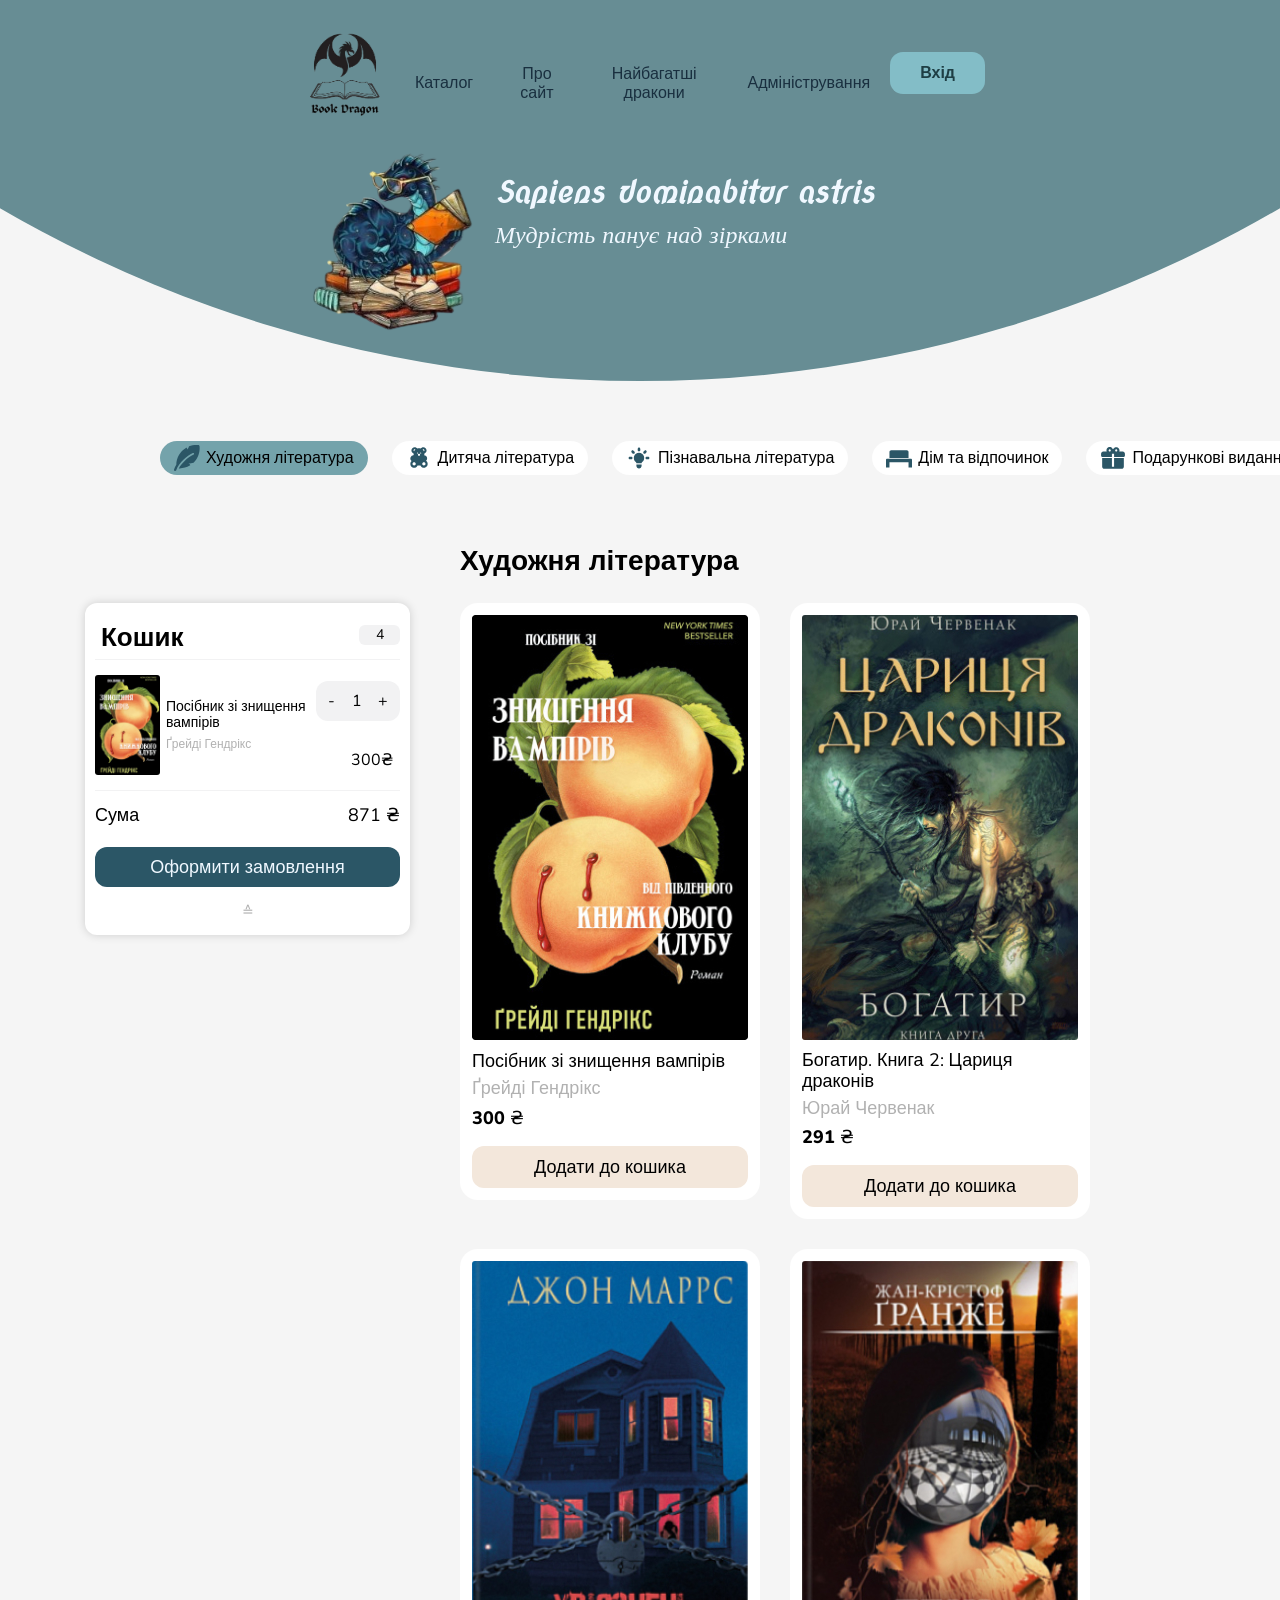
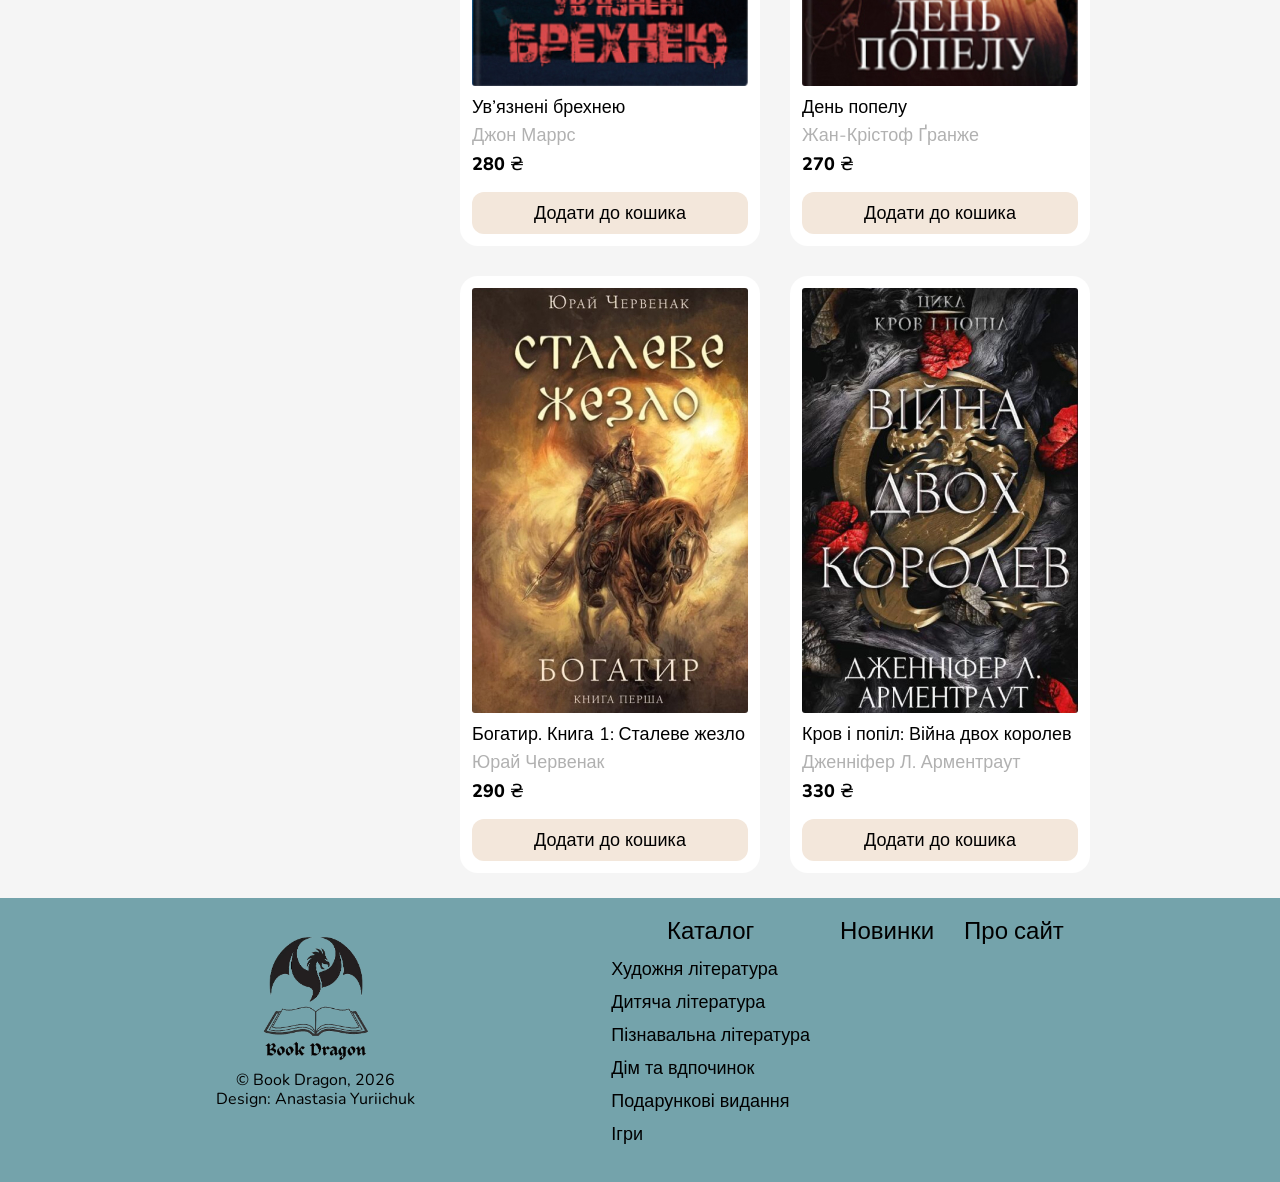
<file: index.html>
<!DOCTYPE html>
<html lang="ua">
<head>
    <meta charset="UTF-8">
    <meta name="viewport" content="width=device-width, initial-scale=1.0">
    <title>Dragon Book</title> <!--Название сайта-->
    <script type="text/javascript" src="js/jquery-3.7.1.js"></script>
    
    <!--Иконки-->
    <link rel="apple-touch-icon" sizes="180x180" href="img/icon/apple-touch-icon.png">
    <link rel="icon" type="image/png" sizes="32x32" href="img/icon/favicon-32x32.png">
    <link rel="icon" type="image/png" sizes="16x16" href="img/icon/favicon-16x16.png">
    <link rel="mask-icon" href="img/icon/safari-pinned-tab.svg" color="#5bbad5">
    <meta name="msapplication-TileColor" content="#00aba9">
    <meta name="theme-color" content="#ffffff">

    <!--Файлы стилей-->
    <link rel="stylesheet" href="css/index.css">
    <script src="js/elements.js" defer></script>
    <link rel="stylesheet" href="css/header.css">
</head>
<body>
    <!--Шапка сайта-->
    <header class="header" id="header-inner">
        <div id="header-container">
            <div class="container header__container">
                
                <div class="header__nav">            
                    <img class="header__logo" src="img/logo.png" alt="logo" width="150" height="150">
                    
                    <ul class="header__list">
                        <li><a href="index.html">Каталог</a></li>
                        <li><a href="html/about_us.html">Про сайт</a></li>
                        <li><a href="html/richest.html">Найбагатші дракони</a></li>
                        
                        <li class="dropdown">
                            <a href="#" class="dropdown-toggle">Адміністрування</a>
                            <ul class="dropdown-menu">
                                <li><a href="html/add-product.html">Додати товар</a></li>
                                <li><a href="html/add-new-admin.html">Призначити адміністратора</a></li>
                                <li><a href="html/order-control.html">Обробка замовлень</a></li>
                            </ul>
                        </li>
                    </ul>
                 <ul class="btn__list-nav">
                    <li><a href="html/login.html" class="btn-login">Вхід</a></li> 
                    </ul></div>
    
            </div> <div class="header__title-container">
                <h1 class="header__title">Sapiens dominabitur astris</h1>
                <p class="header__appeal">Мудрість панує над зірками</p>
            </div>
    
        </div> </header>
      
    <!--Тело сайта-->
    <main>

        <!--Сортировка-->
        <nav class="navigation">
            <div class="container">
                <ul class="navigation__list">
                    <!--Если секция выбрана, присвоить ей класс navigation__button_active-->
                    <li class="navigation__item"><button class="navigation__button navigation__button_fiction navigation__button_active">Художня література</button></li>
                    <li class="navigation__item"><button class="navigation__button navigation__button_children">Дитяча література</button></li>
                    <li class="navigation__item"><button class="navigation__button navigation__button_cognitive">Пізнавальна література</button></li>
                    <li class="navigation__item"><button class="navigation__button navigation__button_home">Дім та відпочинок</button></li>
                    <li class="navigation__item"><button class="navigation__button navigation__button_gift">Подарункові видання</button></li>
                    <li class="navigation__item"><button class="navigation__button navigation__button_games">Ігри</button></li>
                </ul>
            </div>
        </nav>

        <!--Каталог-->
        <section class="catalog">
            <div class="container catalog__container">
                <!--Корзина-->
                <!--Оставляю только 1 элемент-->
                <div class="catalog__order order order_open">
                    <section class="order__wrapper">
                        <div class="order__wrap-title" tabindex="0" role="button">
                            <h2 class="order__title">Кошик</h2>

                            <span class="order__count">4</span> <!--Общее количество книжек в корзине-->
                        </div>

                        <div class="order__wrap_list">
                            <ul class="order__list"> <!--Состав корзины-->
                                <!--Если корзина пустая, активировать order__empty (div ниже), деактивировать order__total, order__submit
                                <div class="order__empty">Кошик порожній. Саме час купити пару нових книжок!</div>-->
                                <li class="order__item"> <!--Начало элемента-->
                                    <img class="order__image" src="img/books/book_1.jpg" alt="Посібник зі знищення вампірів">

                                    <div class="order__product">
                                        <h3 class="order__product-title">Посібник зі знищення вампірів</h3> <!--Название тайтла-->

                                        <p class="order__product-author">Ґрейді Гендрікс</p> <!--Автор-->
                                    </div>
                                    <div class="count__wrapper">
                                        <div class="order__product-count count">
                                            <button class="count_minus">-</button> <!--Убрать количество -1-->
                                            <p class="count__amount">1</p> <!--Количество книжек-->
                                            <button class="count_plus">+</button> <!--Прибавить количество +1-->
                                        </div>
                                        <p class="order__product-price">300<span class="currency">₴</span></p> <!--Цена-->
                                    </div>
                                </li> <!--Конец элемента-->
                            </ul>

                            <div class="order__total">
                                <p>Сума</p>
                                <p>
                                    <span class="order__total-amount">871</span> <span class="currency">₴</span>
                                </p>
                            </div>

                            <button class="order__submit">Оформити замовлення</button>
                            <div class="order__wrap-apeal">
                                <button class="order__close">≙</button>
                            </div>
                        </div>

                    </section>
                </div>
                <!--Список товаров-->
                <div class="catalog__wrapper">
                    <h2 class="catalog__title">Художня література</h2> <!--Название категории-->

                    <div class="catalog__wrap_list">
                        <ul class="catalog__list"> <!--Список товаров категории-->
                            <li class="catalog__item"> <!--Карточка товара-->
                                <article class="product">
                                    <img src="img/books/book_1.jpg" alt="Посібник зі знищення вампірів" class="product__image"> <!--Картинка-->
                                    <h3 class="product__title">
                                        <button class="product__detail">Посібник зі знищення вампірів</button> <!--Название + ссылка на детали. В кнопку можешь добавить id="@book.id. Открывает окошко с деталями"-->
                                    </h3>
                                    <p class="product__author">Ґрейді Гендрікс</p> <!--Автор-->
                                    <p class="product__price">300 <span class="currency">₴</span></p> <!--Цена-->
                                    <button class="product__add" type="button">Додати до кошика</button> <!--Кнопка добавления в корзину-->
                                </article>
                            </li>

                            <li class="catalog__item"> 
                                <article class="product">
                                    <img src="img/books/book_2.jpg" alt="Богатир. Книга 2: Цариця драконів" class="product__image"> <!--Картинка-->
                                    <h3 class="product__title">
                                        <button class="product__detail">Богатир. Книга 2: Цариця драконів</button> <!--Название + ссылка на детали-->
                                    </h3>
                                    <p class="product__author">Юрай Червенак</p> <!--Автор-->
                                    <p class="product__price">291 <span class="currency">₴</span></p> <!--Цена-->
                                    <button class="product__add" type="button">Додати до кошика</button> <!--Кнопка добавления в корзину-->
                                </article>
                            </li>

                            <li class="catalog__item"> 
                                <article class="product">
                                    <img src="img/books/book_3.jpg" alt="Ув’язнені брехнею" class="product__image"> <!--Картинка-->
                                    <h3 class="product__title">
                                        <button class="product__detail">Ув’язнені брехнею</button> <!--Название + ссылка на детали-->
                                    </h3>
                                    <p class="product__author">Джон Маррс</p> <!--Автор-->
                                    <p class="product__price">280 <span class="currency">₴</span></p> <!--Цена-->
                                    <button class="product__add" type="button">Додати до кошика</button> <!--Кнопка добавления в корзину-->
                                </article>
                            </li>

                            <li class="catalog__item"> 
                                <article class="product">
                                    <img src="img/books/book_4.jpg" alt="День попелу" class="product__image"> <!--Картинка-->
                                    <h3 class="product__title">
                                        <button class="product__detail">День попелу</button> <!--Название + ссылка на детали-->
                                    </h3>
                                    <p class="product__author">Жан-Крістоф Ґранже</p> <!--Автор-->
                                    <p class="product__price">270 <span class="currency">₴</span></p> <!--Цена-->
                                    <button class="product__add" type="button">Додати до кошика</button> <!--Кнопка добавления в корзину-->
                                </article>
                            </li>

                            <li class="catalog__item"> 
                                <article class="product">
                                    <img src="img/books/book_5.jpg" alt="Богатир. Книга 1: Сталеве жезло" class="product__image"> <!--Картинка-->
                                    <h3 class="product__title">
                                        <button class="product__detail">Богатир. Книга 1: Сталеве жезло</button> <!--Название + ссылка на детали-->
                                    </h3>
                                    <p class="product__author">Юрай Червенак</p> <!--Автор-->
                                    <p class="product__price">290 <span class="currency">₴</span></p> <!--Цена-->
                                    <button class="product__add" type="button">Додати до кошика</button> <!--Кнопка добавления в корзину-->
                                </article>
                            </li>

                            <li class="catalog__item"> 
                                <article class="product">
                                    <img src="img/books/book_6.jpg" alt="Кров і попіл: Війна двох королев" class="product__image"> <!--Картинка-->
                                    <h3 class="product__title">
                                        <button class="product__detail">Кров і попіл: Війна двох королев</button> <!--Название + ссылка на детали-->
                                    </h3>
                                    <p class="product__author">Дженніфер Л. Арментраут</p> <!--Автор-->
                                    <p class="product__price">330 <span class="currency">₴</span></p> <!--Цена-->
                                    <button class="product__add" type="button">Додати до кошика</button> <!--Кнопка добавления в корзину-->
                                </article>
                            </li>
                        </ul>
                    </div>
                </div>
            </div>
        </section>
    </main>

<!--Подвал-->
<div id="footer"></div>

<!--Карточка книги с деталями -->
<!--Я без понятия, как это реализовать с БД ¯\_(ツ)_/¯-->
<div class="modal modal_product">
    <div class="modal__main modal-product">
        <div class="modal-product__container">
            <h2 class="modal-product__title">Метушня у різдвяній школі</h2>

            <div class="modal-product__content">
                <img src="img/books/book_7.jpg" alt="Метушня у різдвяній школі" class="modal-product__image">

                <p class="modal-product__description">Отакої! Здається, Санта втратив пам’ять... А все через той синець на риболовлі. І тепер він нічого не може згадати. Що робити? Як же тепер відбуватимуться заняття в різдвяній школі? Без Санти Різдво — не Різдво, та й уроки без нього не такі. Ельф Вінні, янголя Леон і північне оленя Ромео вирішують: треба рятувати Санту й свято! І хоча вони були не дуже уважними учнями, проте мають план. Та що, як він піде трохи… шкереберть?</p>
                <div class="modal-product__properties properties">
                    <h3 class="properties__title">Характеристики:</h3>

                    <ul class="properties__list">
                        <li class="properties__item">Автори — <span class="prop__item-author">Манн Меріам</span></li>
                        <li class="properties__item">Кількість сторінок — <span class="prop__item-pages">80</span></li>
                        <li class="properties__item">Видавництво — <span class="prop__item-publisher">Vivat, Pelican</span></li>
                        <li class="properties__item">Жанр — <span class="prop__item-genre">Книги дитяча проза</span></li>
                        <li class="properties__item">Рік видання — <span class="prop__item-year">2022</span></li>
                        <li class="properties__item">Обкладинка — <span class="prop__item-wrap">Тверда</span></li>
                        <li class="properties__item">Формат — <span class="prop__item-format">195x235 мм</span></li>
                        <li class="properties__item">ISBN — <span class="prop__item-isbn">978-966-982-933-7</span></li>
                        <li class="properties__item">Мова — <span class="prop__item-lang">Українська</span></li>
                    </ul>
                    </div>
                </div>
                <div class="modal-product__footer">
                    <p class="modal-product__price">230 <span class="currency">₴</span></p> <!--Цена-->

                    <div class="modal-product__add">
                        <button class="modal-product__btn modal-product__change"><a href="edit-product.html">Змінити</a></button><!--Только для администраторов-->

                        <div class="modal-product__count count">
                            <button class="count_minus">-</button> <!--Убрать количество -1-->
                            <p class="count__amount">1</p> <!--Количество книжек-->
                            <button class="count_plus">+</button> <!--Прибавить количество +1-->
                        </div>
                        
                        <button class="modal-product__btn">Додати до кошика</button>
                    </div>
            </div>
        </div>
        <button class="modal__close" type="button">
            <svg width="29" height="30" viewBox="0 0 29 30" fill="currentColor" xmlns="http://www.w3.org/2000/svg">
                <rect x="7.0752" y="8.28247" width="1" height="20" transform="rotate(-45 7.0752 8.28247)"/>
                <rect x="7.78271" y="22.4246" width="1" height="20" transform="rotate(-135 7.78271 22.4246)"/>
                </svg>
        </button>
    </div>
</div>

<!--Оформление заказа и доставка -->
<div class="modal modal_delivery ">
    <div class="modal__main modal__main_D modal-delivery">
        <div class="modal-delivery_wrapper">
        <img src="img/delivery-dragon.png" alt="delivery-dragon" class="delivery-dragon">
        <div class="modal-delivery__container">
            <h2 class="modal-delivery__title">Оформлення замовлення</h2>
            <form id="delivery" action="" class="modal-delivery__form"> <!--Форма для заполнения данных о доставке (action="", если надо)-->
                <fieldset class="modal-delivery__fieldset">
                    <input class="modal-delivery__input" type="text" name="name" placeholder="Ваше ім'я та прізвище">
                    <input class="modal-delivery__input" type="email" name="email" placeholder="Ел.пошта">
                    <input class="modal-delivery__input" type="tel" name="phone" placeholder="Номер телефону">
                </fieldset>
                <fieldset class="modal-delivery__fieldset modal-delivery__fieldset_radio">
                    <!--Вот тут поставила для тебя value, с него можно брать результат (что выбрал пользователь)-->
                    <label class="modal-delivery__label "><input class="modal-delivery__radio" type="radio" name="format" value="pickup"><span>Самовивіз</span></label>
                    <label class="modal-delivery__label "><input class="modal-delivery__radio" type="radio" name="format" value="delivery" checked="true"><span>Доставка</span></label>
                </fieldset>
                <fieldset class="modal-delivery__fieldset modal-delivery__change-hidden">
                    <select class="modal-delivery__input modal-delivery__input_select" name="delivery-service">
                        <option value="nova-poshta">Нова Пошта</option>
                        <option value="ukrposhta">Укрпошта</option>
                      </select>
                    <input class="modal-delivery__input modal-delivery__input_select_delivery" type="text" name="email" placeholder="Місто">
                    <input class="modal-delivery__input modal-delivery__input_select_delivery" type="number" name="phone" placeholder="Номер відділення">
                </fieldset>
            </form> 
            <!--Перенаправить на страничку ordered.html-->
            <button class="modal-delivery__submit" type="submit" form="delivery"><a href="html/ordered.html">Оформити</a></button>
        </div>
        <button class="modal__close_D" type="button">
            <svg width="29" height="30" viewBox="0 0 29 30" fill="currentColor" xmlns="http://www.w3.org/2000/svg">
                <rect x="7.0752" y="8.28247" width="1" height="20" transform="rotate(-45 7.0752 8.28247)"/>
                <rect x="7.78271" y="22.4246" width="1" height="20" transform="rotate(-135 7.78271 22.4246)"/>
                </svg>
        </button>
    </div>
    </div>
</div>
    
<script src="js/windows.js" defer></script>
    
</body>
</html>
</file>
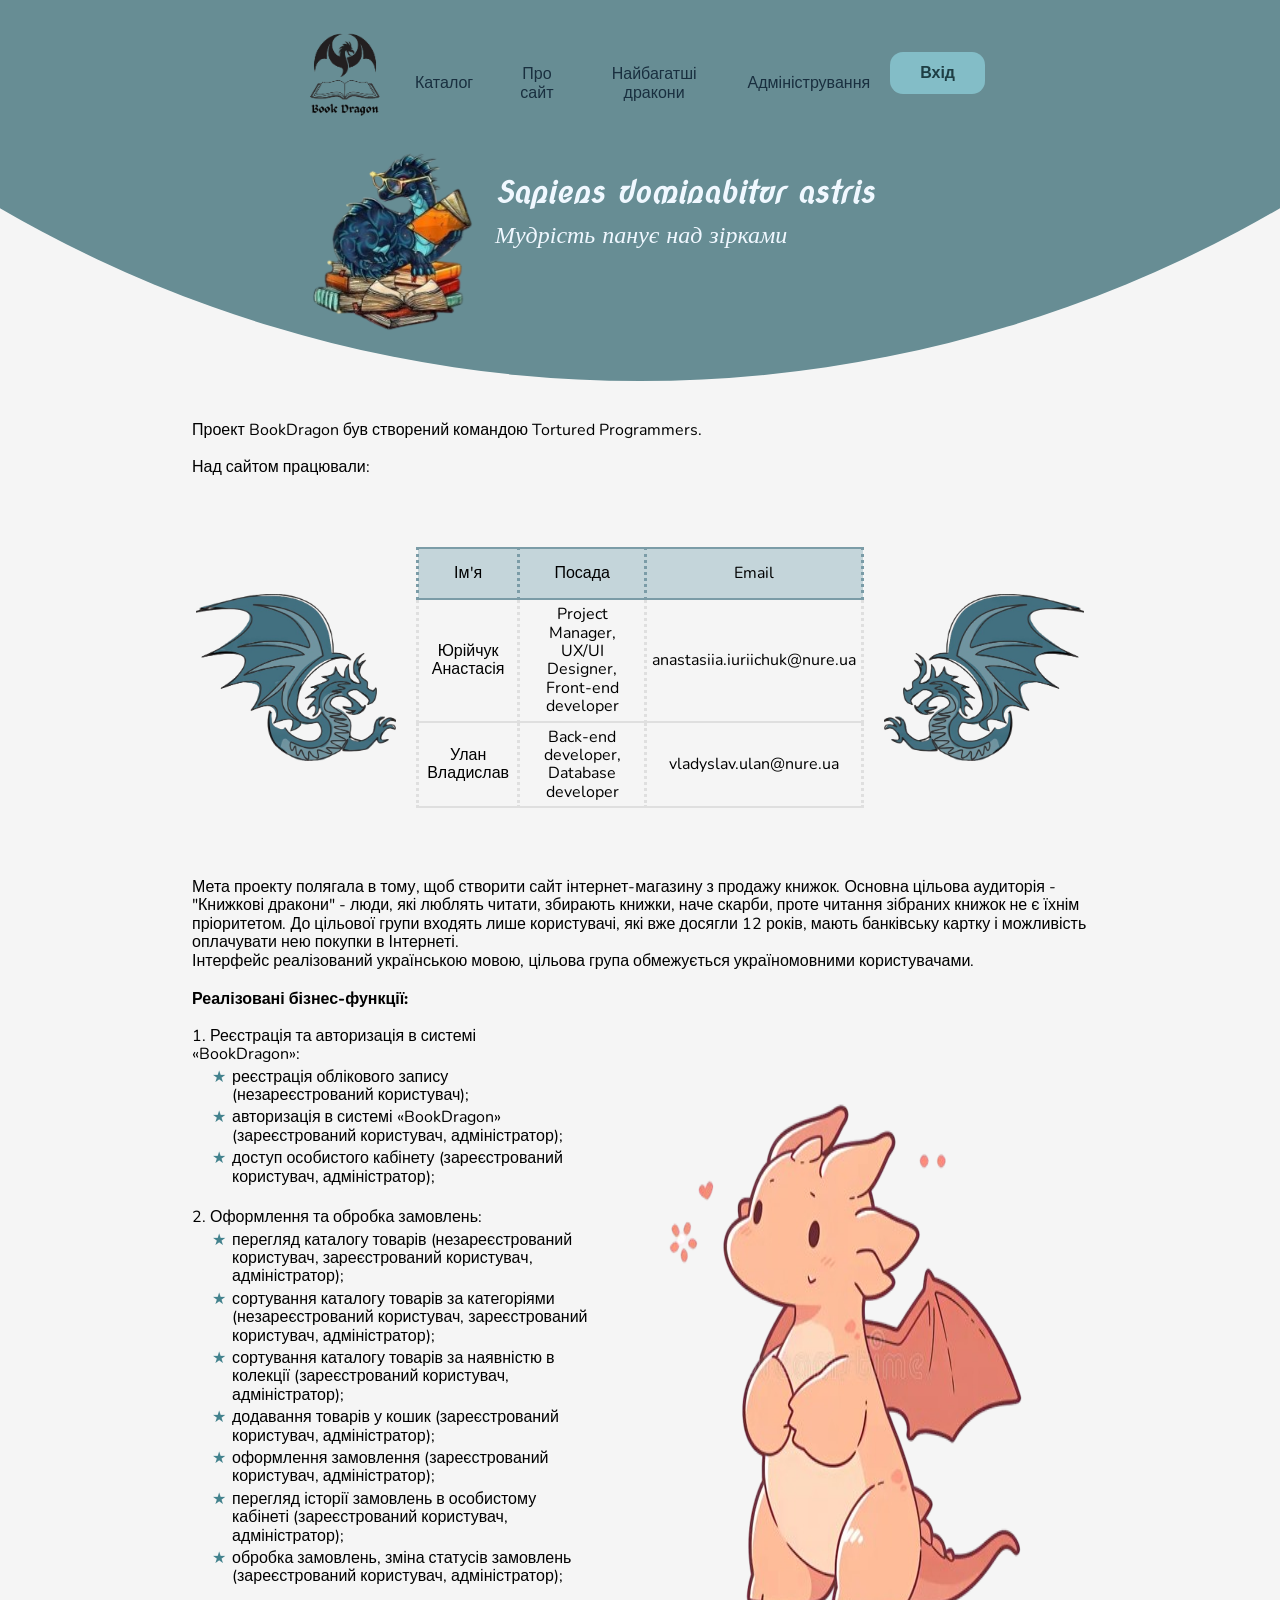
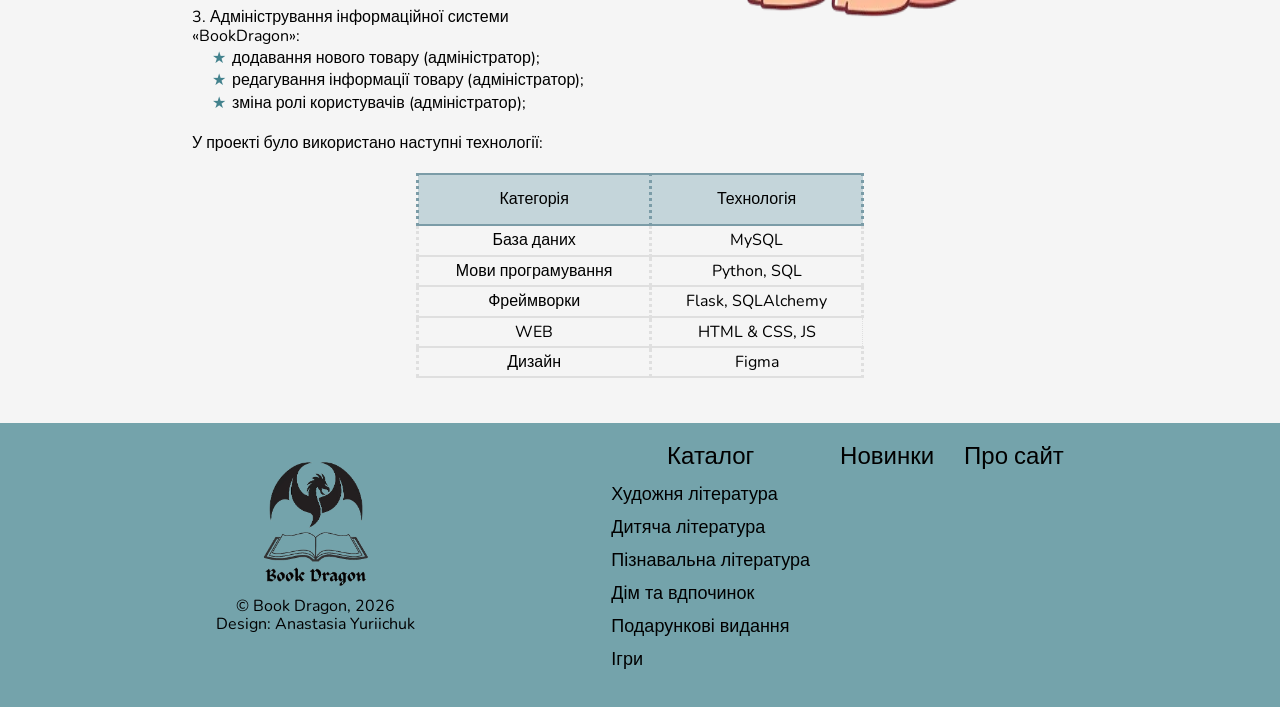
<file: html/about_us.html>
<!DOCTYPE html>
<html lang="uk">
<head>
    <meta charset="UTF-8">
    <meta name="viewport" content="width=device-width, initial-scale=1.0">
    <title>Dragon Book</title> <!--Название сайта-->
    <script type="text/javascript" src="../js/jquery-3.7.1.js"></script>
    
    <!--Иконки-->
    <link rel="apple-touch-icon" sizes="180x180" href="../img/icon/apple-touch-icon.png">
    <link rel="icon" type="image/png" sizes="32x32" href="../img/icon/favicon-32x32.png">
    <link rel="icon" type="image/png" sizes="16x16" href="../img/icon/favicon-16x16.png">
    <link rel="mask-icon" href="../img/icon/safari-pinned-tab.svg" color="#5bbad5">
    <meta name="msapplication-TileColor" content="#00aba9">
    <meta name="theme-color" content="#ffffff">

    <!--Файлы стилей-->
    <link rel="stylesheet" href="../css/index.css">
    <script src="../js/elements.js" defer></script>
    <style>
        .about__container{
            display: flex;
            flex-direction: column;
            margin: 10px 15%;

        }
        .about__table {
        border-radius: 8px;
        text-align: center;
        border-collapse: collapse;
        overflow-y: auto;
        width: 50%;
        margin: 20px;
        align-self: center;
        
    }
        .about__tb-head {
            background-color: #c4d5da;
            padding: 12px 0px 12px 0px;
            font-weight: 500;
            line-height: 160%;
            border-radius: 2px;
            border-left: 3px dotted #7b9ca7;
            border-right: 3px dotted #7b9ca7;
            border-top: 2px solid #7b9ca7;
            border-bottom: 2px solid #7b9ca7;
        }
        
        .about__tr {
            border-right: 1px dotted #dfdfdf;
        }
        
        .about__td {
            padding: 5px;
            border-left: 3px dotted #dfdfdf;
            border-right: 3px dotted #dfdfdf;
            border-top: 2px solid #dfdfdf;
            border-bottom: 2px solid #dfdfdf;
        }
        .about__ul{
            margin: 2px 0 2px 10px;
        }
        .about__li {
            list-style-type: none;
            position: relative;
            padding-left: 20px;
            margin: 4px 0 4px 10px;
        }
        .about__li::before {
            content: '★';
            color: #43828d;
            position: absolute;
            left: 0;
        }
        .functions{
            display: flex;
            margin-top: 20px;
        }
        .developers{
            display: flex;
            margin: 50px 0;
            justify-content: center;
            align-items: center;
            flex-direction: row;
        }
        .last {
            transform:scaleX(-1);
        }
        .developers img{
            width: 200px;
            height: 100%;
        }
    </style>
</head>
<body>
    <!--Шапка сайта-->
    <header class="header" id="header-inner">
        <div id="header-container">
            <div class="container header__container">
                
                <div class="header__nav">            
                    <img class="header__logo" src="/img/logo.png" alt="logo" width="150" height="150">
                    
                    <ul class="header__list">
                        <li><a href="/index.html">Каталог</a></li>
                        <li><a href="about_us.html">Про сайт</a></li>
                        <li><a href="richest.html">Найбагатші дракони</a></li>
                        
                        <li class="dropdown">
                            <a href="#" class="dropdown-toggle">Адміністрування</a>
                            <ul class="dropdown-menu">
                                <li><a href="add-product.html">Додати товар</a></li>
                                <li><a href="add-new-admin.html">Призначити адміністратора</a></li>
                                <li><a href="order-control.html">Обробка замовлень</a></li>
                            </ul>
                        </li>
                    </ul>
                 <ul class="btn__list-nav">
                    <li><a href="login.html" class="btn-login">Вхід</a></li> 
                    </ul></div>
    
            </div> <div class="header__title-container">
                <h1 class="header__title">Sapiens dominabitur astris</h1>
                <p class="header__appeal">Мудрість панує над зірками</p>
            </div>
    
        </div> </header>
    <div class="about__container">
    <p>Проект BookDragon був створений командою Tortured Programmers.</p> <br>
    <p>Над сайтом працювали:</p>
    <div class="developers">
        <img src="../img/developer-dragon.png" alt="" class="developer-dragon">
        <table class="about__table">
        <thead >
            <tr class="about__tb-head">
                <th class="about__tb-head">Ім'я</th>
                <th class="about__tb-head">Посада</th>
                <th class="about__tb-head">Email</th>
            </tr>
        </thead>
        <tbody>
            <tr class="about__tr">
                <td class="about__td">Юрійчук Анастасія</td>
                <td class="about__td">Project Manager, UX/UI Designer, Front-end developer</td>
                <td class="about__td">anastasiia.iuriichuk@nure.ua</td>
            </tr>
            <tr class="about__tr">
                <td class="about__td">Улан Владислав</td>
                <td class="about__td">Back-end developer, Database developer</td>
                <td class="about__td">vladyslav.ulan@nure.ua</td>
            </tr>
        </tbody>
    </table>

    <img src="../img/developer-dragon.png" alt="" class="developer-dragon last">
</div>
    <p>Мета проекту полягала в тому, щоб створити сайт інтернет-магазину з продажу книжок. Основна цільова аудиторія - "Книжкові дракони" - люди, які люблять читати, збирають книжки, наче скарби, проте читання зібраних книжок не є їхнім пріоритетом. До цільової групи входять лише користувачі, які вже досягли 12 років, мають банківську картку і можливість оплачувати нею покупки в Інтернеті.</p>
    <p>Інтерфейс реалізований українською мовою, цільова група обмежується україномовними користувачами.</p>
    <div class="functions">
        <div class="func"><p><b>Реалізовані бізнес-функції:</b></p>
        <br>1. Реєстрація та авторизація в системі «BookDragon»:
            <ul class="about__ul">
                <li class="about__li">реєстрація облікового запису (незареєстрований користувач);</li>
                <li class="about__li">авторизація в системі «BookDragon» (зареєстрований користувач, адміністратор);</li>
                <li class="about__li">доступ особистого кабінету (зареєстрований користувач, адміністратор);</li>
            </ul>
        
            <br>2. Оформлення та обробка замовлень:
            <ul class="about__ul">
                <li class="about__li">перегляд каталогу товарів (незареєстрований користувач, зареєстрований користувач, адміністратор);</li>
                <li class="about__li">сортування каталогу товарів за категоріями (незареєстрований користувач, зареєстрований користувач, адміністратор);</li>
                <li class="about__li">сортування каталогу товарів за наявністю в колекції (зареєстрований користувач, адміністратор);</li>
                <li class="about__li">додавання товарів у кошик (зареєстрований користувач, адміністратор);</li>
                <li class="about__li">оформлення замовлення (зареєстрований користувач, адміністратор);</li>
                <li class="about__li">перегляд історії замовлень в особистому кабінеті (зареєстрований користувач, адміністратор);</li>
                <li class="about__li">обробка замовлень, зміна статусів замовлень (зареєстрований користувач, адміністратор);</li>
            </ul>
        
            <br> 3. Адміністрування інформаційної системи «BookDragon»:
            <ul class="about__ul">
                <li class="about__li">додавання нового товару (адміністратор);</li>
                <li class="about__li">редагування інформації товару (адміністратор);</li>
                <li class="about__li">зміна ролі користувачів (адміністратор);</li>
            </ul>
        </div>
        <img src="../img/dragon_about_us.png" alt="" class="dragon_about">
        </div>

            <br> <p>У проекті було використано наступні технології:</p>
    <table class="about__table">
        <thead>
            <tr class="about__tb-head">
                <th class="about__tb-head">Категорія</th>
                <th class="about__tb-head">Технологія</th>
            </tr>
        </thead>
        <tbody>
            <tr class="about__tr">
                <td class="about__td">База даних</td>
                <td class="about__td">MySQL</td>
            </tr>
            <tr class="about__tr">
                <td class="about__td">Мови програмування</td>
                <td class="about__td">Python, SQL</td>
            </tr>
            <tr class="about__tr">
                <td class="about__td">Фреймворки</td>
                <td class="about__td">Flask, SQLAlchemy</td>
            </tr>
            <tr class="about__tr"> 
                <td class="about__td">WEB</td>
                <td>HTML & CSS, JS</td>
            </tr>
            <tr class="about__tr">
                <td class="about__td">Дизайн</td>
                <td class="about__td">Figma</td>
            </tr>
        </tbody>
    </table>
</div>
    <!--Подвал-->
    <footer class="footer">
        <div class="container">
            <div class="footer__content">
                <div class="footer__company">
                    <img class="footer__logo" src="../img/logo.png" alt="logo" width="150" height="150">
                    <div class="footer__development">
                        <p>© Book Dragon, 2026</p>
                        <p>Design: Anastasia Yuriichuk</p>
                    </div>
                </div>
                <div class="footer__nav">
                    <div class="footer__column">
                        <div class="footer__nav-catalog">  <!--Навигация. Повставлять ссылки (можно не заморачиваться и забить, давай признаем, всем абсолютно на все похуй)-->
                            <h2><a href="html/index.html">Каталог</a></h2> <!--Кстати, сайт адаптивный (уже не оч), но кому на это не насрать-->
                            <ul>
                            <li><a href="#">Художня література</a></li>
                            <li><a href="#">Дитяча література</a></li>
                            <li><a href="#">Пізнавальна література</a></li>
                            <li><a href="#">Дім та вдпочинок</a></li>
                            <li><a href="#">Подарункові видання</a></li>
                            <li><a href="#">Ігри</a></li>
                            </ul>
                        </div>
                        <h2><a href="#">Новинки</a></h2>
                    
                        <h2><a href="#">Про сайт</a></h2>
                    </div>
                </div>
            </div>
        </div>
    </footer>
</body>
</html>
</file>
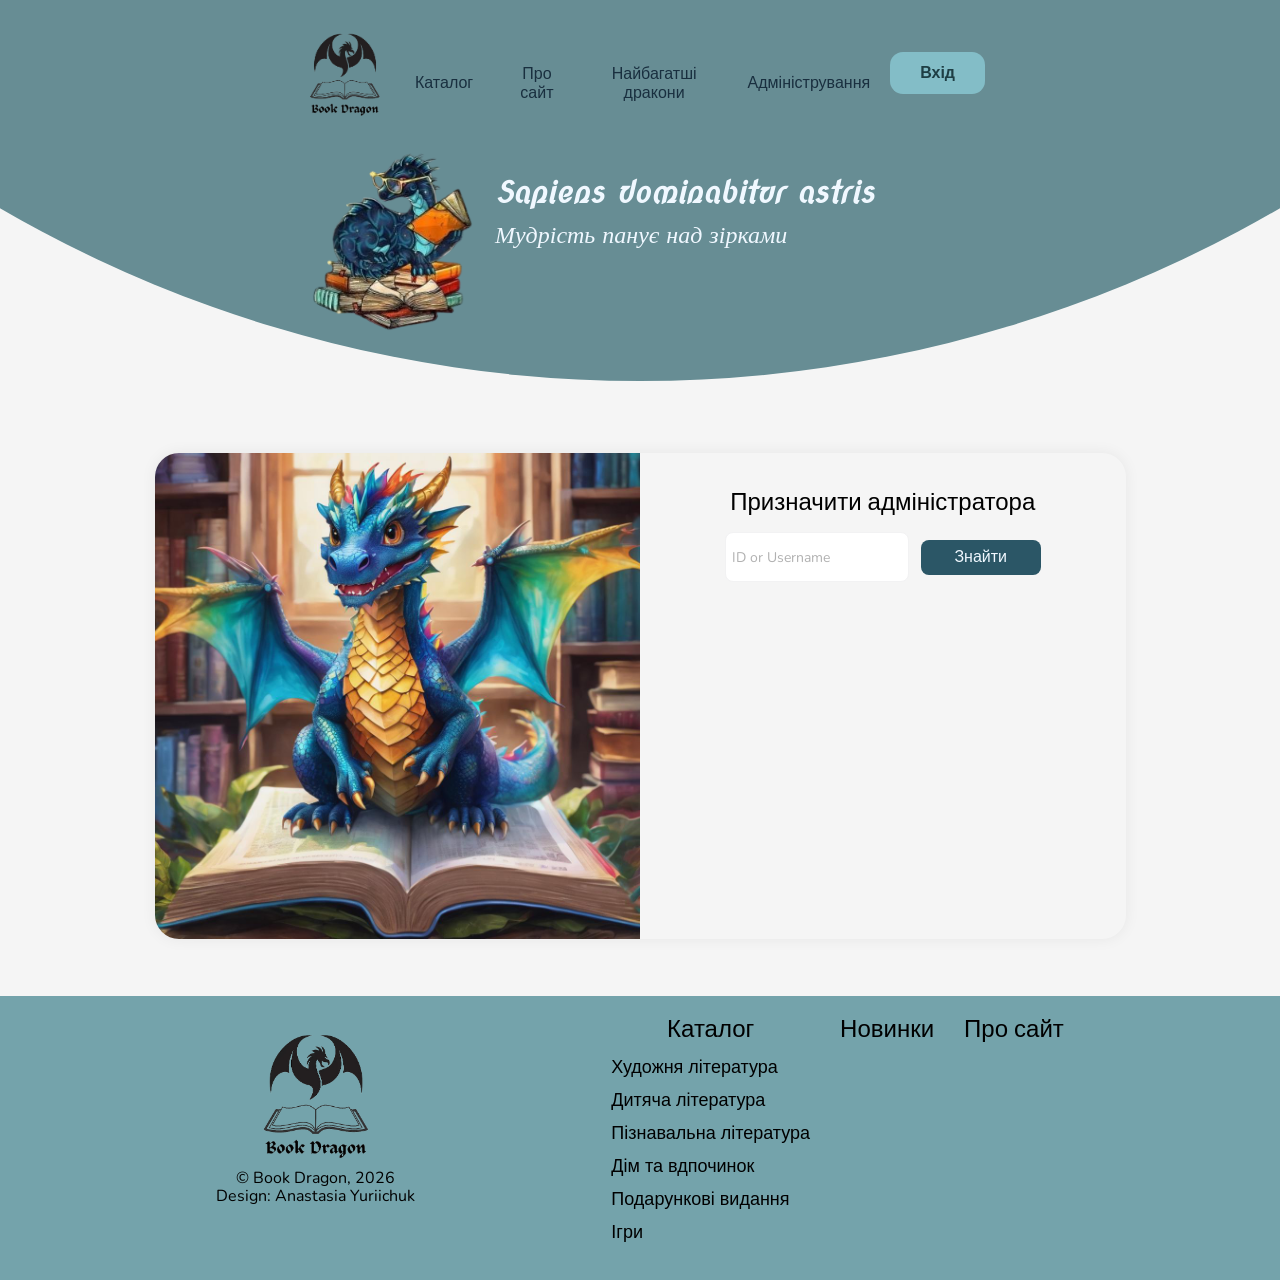
<file: html/add-new-admin.html>
<!DOCTYPE html>
<html lang="en">
<head>
    <meta charset="UTF-8">
    <meta name="viewport" content="width=device-width, initial-scale=1.0">
    <title>BookDragon</title>
    
    <script type="text/javascript" src="../js/jquery-3.7.1.js"></script>
    <!--Иконки-->
    <link rel="apple-touch-icon" sizes="180x180" href="../img/icon/apple-touch-icon.png">
    <link rel="icon" type="image/png" sizes="32x32" href="../img/icon/favicon-32x32.png">
    <link rel="icon" type="image/png" sizes="16x16" href="../img/icon/favicon-16x16.png">
    <link rel="mask-icon" href="../img/icon/safari-pinned-tab.svg" color="#5bbad5">
    <meta name="msapplication-TileColor" content="#00aba9">
    <meta name="theme-color" content="#ffffff">

     <!--Файлы стилей-->
    <link rel="stylesheet" href="../css/index.css">
     <link rel="stylesheet" href="../css/add-new-admin.css">
     <script src="../js/elements.js" defer></script>
</head>
<body>
    <header class="header" id="header-inner">
        <div id="header-container">
            <div class="container header__container">
                
                <div class="header__nav">            
                    <img class="header__logo" src="/img/logo.png" alt="logo" width="150" height="150">
                    
                    <ul class="header__list">
                        <li><a href="/index.html">Каталог</a></li>
                        <li><a href="about_us.html">Про сайт</a></li>
                        <li><a href="richest.html">Найбагатші дракони</a></li>
                        
                        <li class="dropdown">
                            <a href="#" class="dropdown-toggle">Адміністрування</a>
                            <ul class="dropdown-menu">
                                <li><a href="add-product.html">Додати товар</a></li>
                                <li><a href="add-new-admin.html">Призначити адміністратора</a></li>
                                <li><a href="order-control.html">Обробка замовлень</a></li>
                            </ul>
                        </li>
                    </ul>
                 <ul class="btn__list-nav">
                    <li><a href="login.html" class="btn-login">Вхід</a></li> 
                    </ul></div>
    
            </div> <div class="header__title-container">
                <h1 class="header__title">Sapiens dominabitur astris</h1>
                <p class="header__appeal">Мудрість панує над зірками</p>
            </div>
    
        </div> </header>
    <!--Администрирование.Назначить админа -->
<main>
    <div class="new_admin new_open ">
    <div class="new__main new-admin">
        <div class="new-admin_wrapper">
        <img src="../img/admin-dragon.png" alt="admin-dragon" class="admin-dragon">
        <div class="new-admin__container">
            <h2 class="new-admin__title">Призначити адміністратора</h2>
            <div class="new-admin__container-search">
            <form id="admin" action="" class="new-admin__form"> <!--Форма для заполнения данных, получаешь отсюда айдишник или username-->
                <fieldset class="new-admin__fieldset">
                    <input class="new-admin__input" type="text" name="id" placeholder="ID or Username">
                </fieldset>
            </form> 
            <button class="new-admin__submit new-admin__search" type="submit" form="admin">Знайти</button>
        </div>
        <!--Если пользователь не найден, здесь убрать new-admin__hidden-->
        <p class="new-admin__empty new-admin__hidden">Користувача не знайдено.</p>
        <!--Если пользователь найден, здесь убрать new-admin__hidden-->
        <div class="new-admin__inf-div new-admin__hidden">
            <!-- Вывод информации о пользователе -->
                <div class="new-admin__inf ">
                    <h2 class="new-admin__title">Інформація про користувача</h2>
                    <div class="new-admin__fields">
                        <div class="new-admin__field">
                            <label for="id" class="new-admin__label">ID</label>
                            <input id="id" class="new-admin__input new-admin__output" type="text" name="id" disabled readonly>
                        </div>
                        <div class="new-admin__field">
                            <label for="username" class="new-admin__label">Username</label>
                            <input id="username" class="new-admin__input new-admin__output" type="text" name="username" disabled readonly>
                        </div>
                        <div class="new-admin__field">
                            <label for="email" class="new-admin__label">Email</label>
                            <input id="email" class="new-admin__input new-admin__output" type="email" name="email" disabled readonly>
                        </div>
                        <div class="new-admin__field">
                            <label for="role" class="new-admin__label">Роль</label>
                            <input id="role" class="new-admin__input new-admin__output" type="text" name="role" disabled readonly>
                        </div>
                    </div>
                </div>
                <div class="new-admin__change">
                    <button class="new-admin__submit new-admin__btn-admin" type="submit" >Призначити адміністратором</button>
                    <button class="new-admin__submit new-admin__btn-user"  type="submit" >Призначити користувачем</button>
                </div>
            </div>
        </div>
    </div>
    </div>
</div>
</main>
<!--Подвал-->
<footer class="footer">
    <div class="container">
        <div class="footer__content">
            <div class="footer__company">
                <img class="footer__logo" src="../img/logo.png" alt="logo" width="150" height="150">
                <div class="footer__development">
                    <p>© Book Dragon, 2026</p>
                    <p>Design: Anastasia Yuriichuk</p>
                </div>
            </div>
            <div class="footer__nav">
                <div class="footer__column">
                    <div class="footer__nav-catalog">  <!--Навигация. Повставлять ссылки (можно не заморачиваться и забить, давай признаем, всем абсолютно на все похуй)-->
                        <h2><a href="html/index.html">Каталог</a></h2> <!--Кстати, сайт адаптивный (уже не оч), но кому на это не насрать-->
                        <ul>
                        <li><a href="#">Художня література</a></li>
                        <li><a href="#">Дитяча література</a></li>
                        <li><a href="#">Пізнавальна література</a></li>
                        <li><a href="#">Дім та вдпочинок</a></li>
                        <li><a href="#">Подарункові видання</a></li>
                        <li><a href="#">Ігри</a></li>
                        </ul>
                    </div>
                    <h2><a href="#">Новинки</a></h2>
                
                    <h2><a href="#">Про сайт</a></h2>
                </div>
            </div>
        </div>
    </div>
</footer>

<script src="../js/windows.js" defer></script>
</body>
</html>
</file>
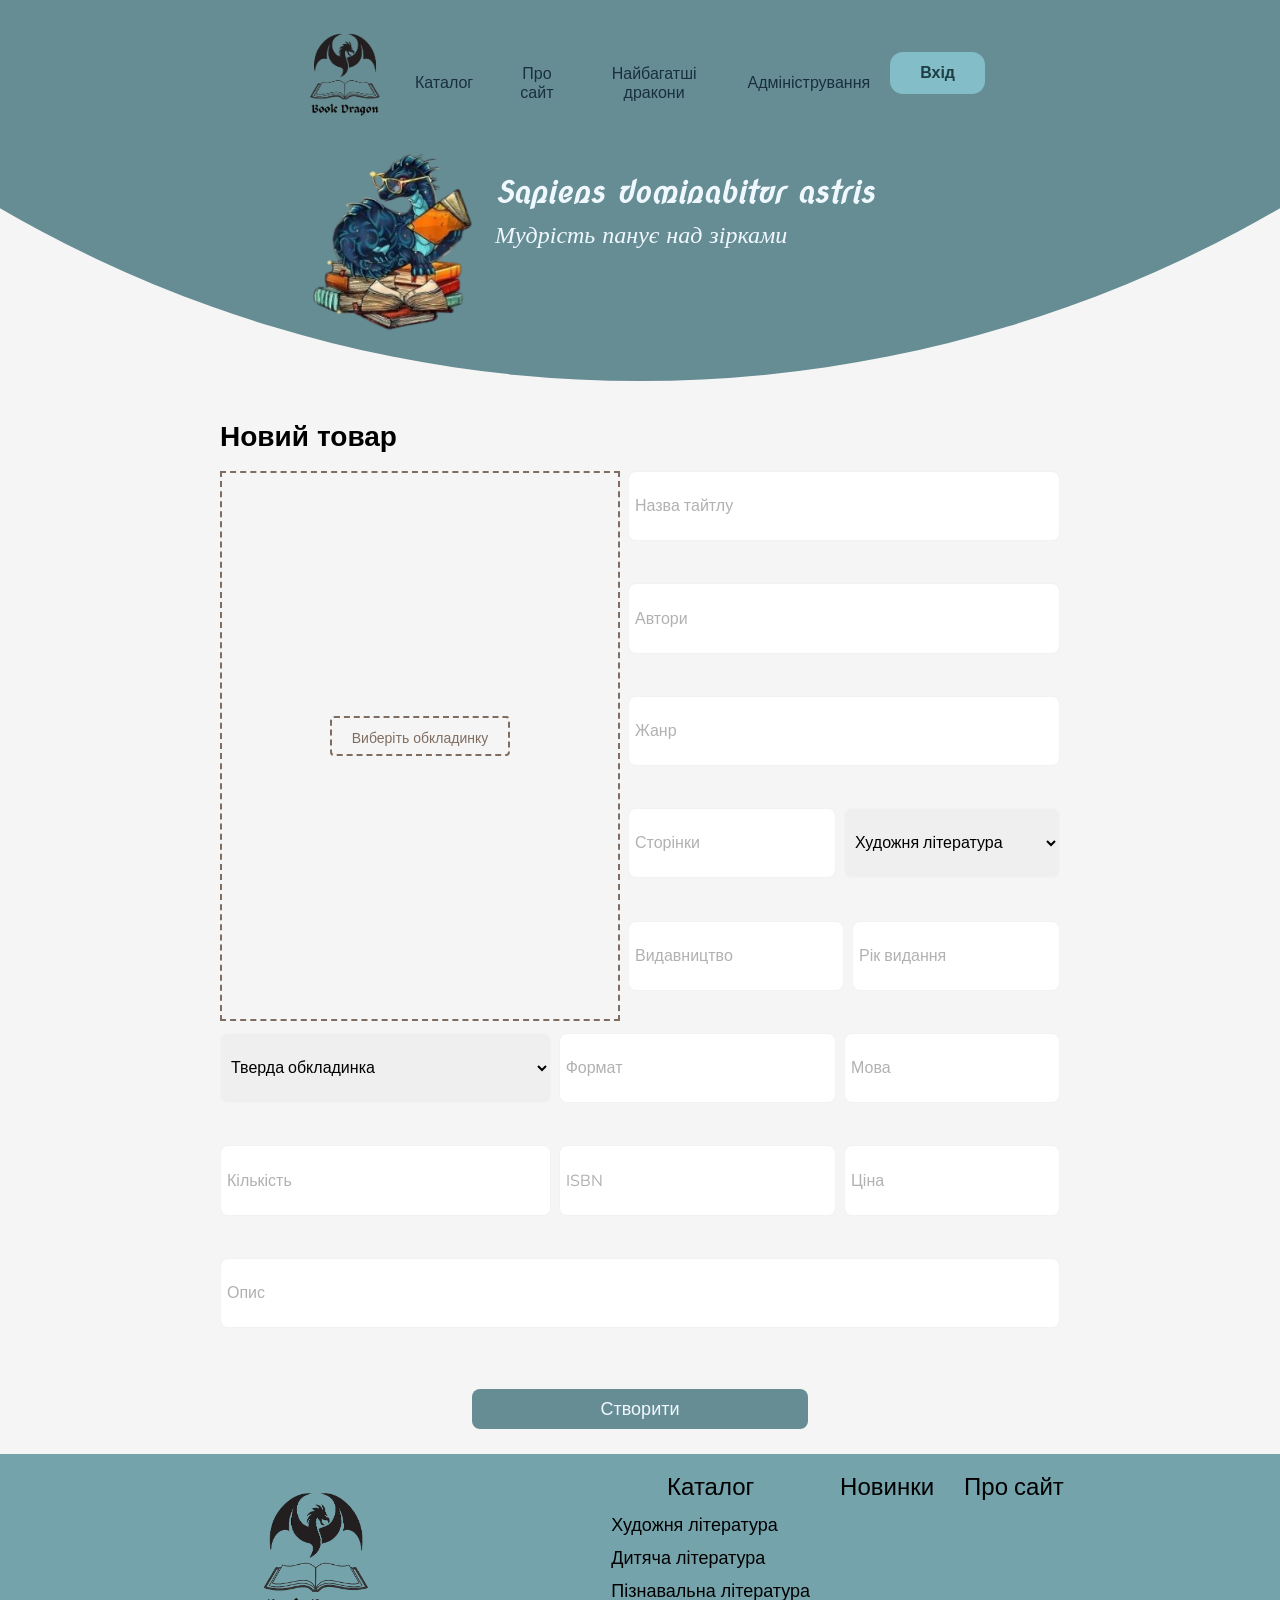
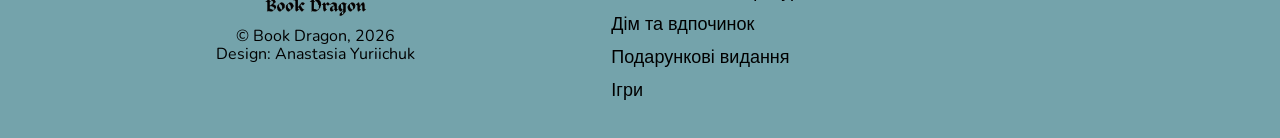
<file: html/add-product.html>
<!DOCTYPE html>
<html lang="en">
<head>
    <meta charset="UTF-8">
    <meta name="viewport" content="width=device-width, initial-scale=1.0">
    <title>BookDragon</title>
    
    <script type="text/javascript" src="../js/jquery-3.7.1.js"></script>
    <!--Иконки-->
    <link rel="apple-touch-icon" sizes="180x180" href="../img/icon/apple-touch-icon.png">
    <link rel="icon" type="image/png" sizes="32x32" href="../img/icon/favicon-32x32.png">
    <link rel="icon" type="image/png" sizes="16x16" href="../img/icon/favicon-16x16.png">
    <link rel="mask-icon" href="../img/icon/safari-pinned-tab.svg" color="#5bbad5">
    <meta name="msapplication-TileColor" content="#00aba9">
    <meta name="theme-color" content="#ffffff">

     <!--Файлы стилей-->
    <link rel="stylesheet" href="../css/index.css">
     <link rel="stylesheet" href="../css/add-new-product.css">
     <script src="../js/elements.js" defer></script>
</head>
<body>
    <!--Шапка сайта-->
    <header class="header" id="header-inner">
        <div id="header-container">
            <div class="container header__container">
                
                <div class="header__nav">            
                    <img class="header__logo" src="/img/logo.png" alt="logo" width="150" height="150">
                    
                    <ul class="header__list">
                        <li><a href="/index.html">Каталог</a></li>
                        <li><a href="about_us.html">Про сайт</a></li>
                        <li><a href="richest.html">Найбагатші дракони</a></li>
                        
                        <li class="dropdown">
                            <a href="#" class="dropdown-toggle">Адміністрування</a>
                            <ul class="dropdown-menu">
                                <li><a href="add-product.html">Додати товар</a></li>
                                <li><a href="add-new-admin.html">Призначити адміністратора</a></li>
                                <li><a href="order-control.html">Обробка замовлень</a></li>
                            </ul>
                        </li>
                    </ul>
                 <ul class="btn__list-nav">
                    <li><a href="login.html" class="btn-login">Вхід</a></li> 
                    </ul></div>
    
            </div> <div class="header__title-container">
                <h1 class="header__title">Sapiens dominabitur astris</h1>
                <p class="header__appeal">Мудрість панує над зірками</p>
            </div>
    
        </div> </header>
    <!--Администрирование.Добавление товаров в каталог -->
<main>
    <div class="add_product">
    <div class="container add-product__container">
    <h1 class="add-product__title">Новий товар</h1>
    <form action="/add_item" method="post" class="add-product__form"> <!--Форма, откуда брать данные-->
        <div class="add-product__inf-container">
            <div class="add-product__img">
                <form method="post" enctype="multipart/form-data">
                    <div class="input-file-row">
                        <label class="input-file add-product__hidden">
                               <input type="file" name="img" multiple accept="image/*" required>		
                               <span>Виберіть обкладинку</span>
                         </label>
                        <div class="input-file-list"></div>  
                    </div>
                </form>
            </div>
                <input class="add-product__input add-product__input-name" type="text" name="name" placeholder="Назва тайтлу" required>
                <input class="add-product__input add-product__input-author" type="text" name="author" placeholder="Автори" required>
                <input class="add-product__input add-product__input-genre" type="text" name="genre" placeholder="Жанр" required>
                <input class="add-product__input add-product__input-page-count" type="number" name="page_count" placeholder="Сторінки" required>
            

            <select class="add-product__select add-product__input-category" placeholder="Оберіть категорію" id="category" name="category" required>
                <option value="fiction">Художня література</option>
                <option value="children">Дитяча література</option>
                <option value="educational">Пізнавальна література</option>
                <option value="home">Дім та відпочинок</option>
                <option value="gift">Подарункові видання</option>
                <option value="games">Ігри</option>
            </select>
            
            <input class="add-product__input add-product__input-publisher" type="text" name="publisher" placeholder="Видавництво" required>
            <input class="add-product__input add-product__input-publ-year" type="number" name="publication_year" placeholder="Рік видання" required>
            
                <select class="add-product__select add-product__input-cover" id="cover_type" name="cover_type" required>
                    <option value="hardcover">Тверда обкладинка</option>
                    <option value="paperback">М'яка обкладинка</option>
                </select><br>
            <input class="add-product__input add-product__input-format" type="text" name="format" placeholder="Формат" required>
            <input class="add-product__input add-product__input-language" type="text" name="language" placeholder="Мова" required>

            <input class="add-product__input add-product__input-amount" type="number" name="stock_amount" placeholder="Кількість" required>
            <input class="add-product__input add-product__input-isbn" type="text" id="isbn" name="isbn" pattern="[0-9]{3}-[0-9]{3}-[0-9]{3}-[0-9]{3}-[0-9]{1}" placeholder="ISBN" required>
            <input class="add-product__input add-product__input-price" type="text" name="price" placeholder="Ціна" required>
            <input class="add-product__input add-product__input-description" type="text" name="price" placeholder="Опис" required>
        </div>
        
        <button class="add-product__btn" type="submit">Створити</button>
    </form>
    </div>
</div>
</main>
<!--Подвал-->
<footer class="footer">
    <div class="container">
        <div class="footer__content">
            <div class="footer__company">
                <img class="footer__logo" src="../img/logo.png" alt="logo" width="150" height="150">
                <div class="footer__development">
                    <p>© Book Dragon, 2026</p>
                    <p>Design: Anastasia Yuriichuk</p>
                </div>
            </div>
            <div class="footer__nav">
                <div class="footer__column">
                    <div class="footer__nav-catalog">  <!--Навигация. Повставлять ссылки (можно не заморачиваться и забить, давай признаем, всем абсолютно на все похуй)-->
                        <h2><a href="html/index.html">Каталог</a></h2> <!--Кстати, сайт адаптивный (уже не оч), но кому на это не насрать-->
                        <ul>
                        <li><a href="#">Художня література</a></li>
                        <li><a href="#">Дитяча література</a></li>
                        <li><a href="#">Пізнавальна література</a></li>
                        <li><a href="#">Дім та вдпочинок</a></li>
                        <li><a href="#">Подарункові видання</a></li>
                        <li><a href="#">Ігри</a></li>
                        </ul>
                    </div>
                    <h2><a href="#">Новинки</a></h2>
                
                    <h2><a href="#">Про сайт</a></h2>
                </div>
            </div>
        </div>
    </div>
</footer>

<script src="../js/windows.js" defer></script>
<script src="../js/upload_img.js" defer></script>
</body>
</html>
</file>
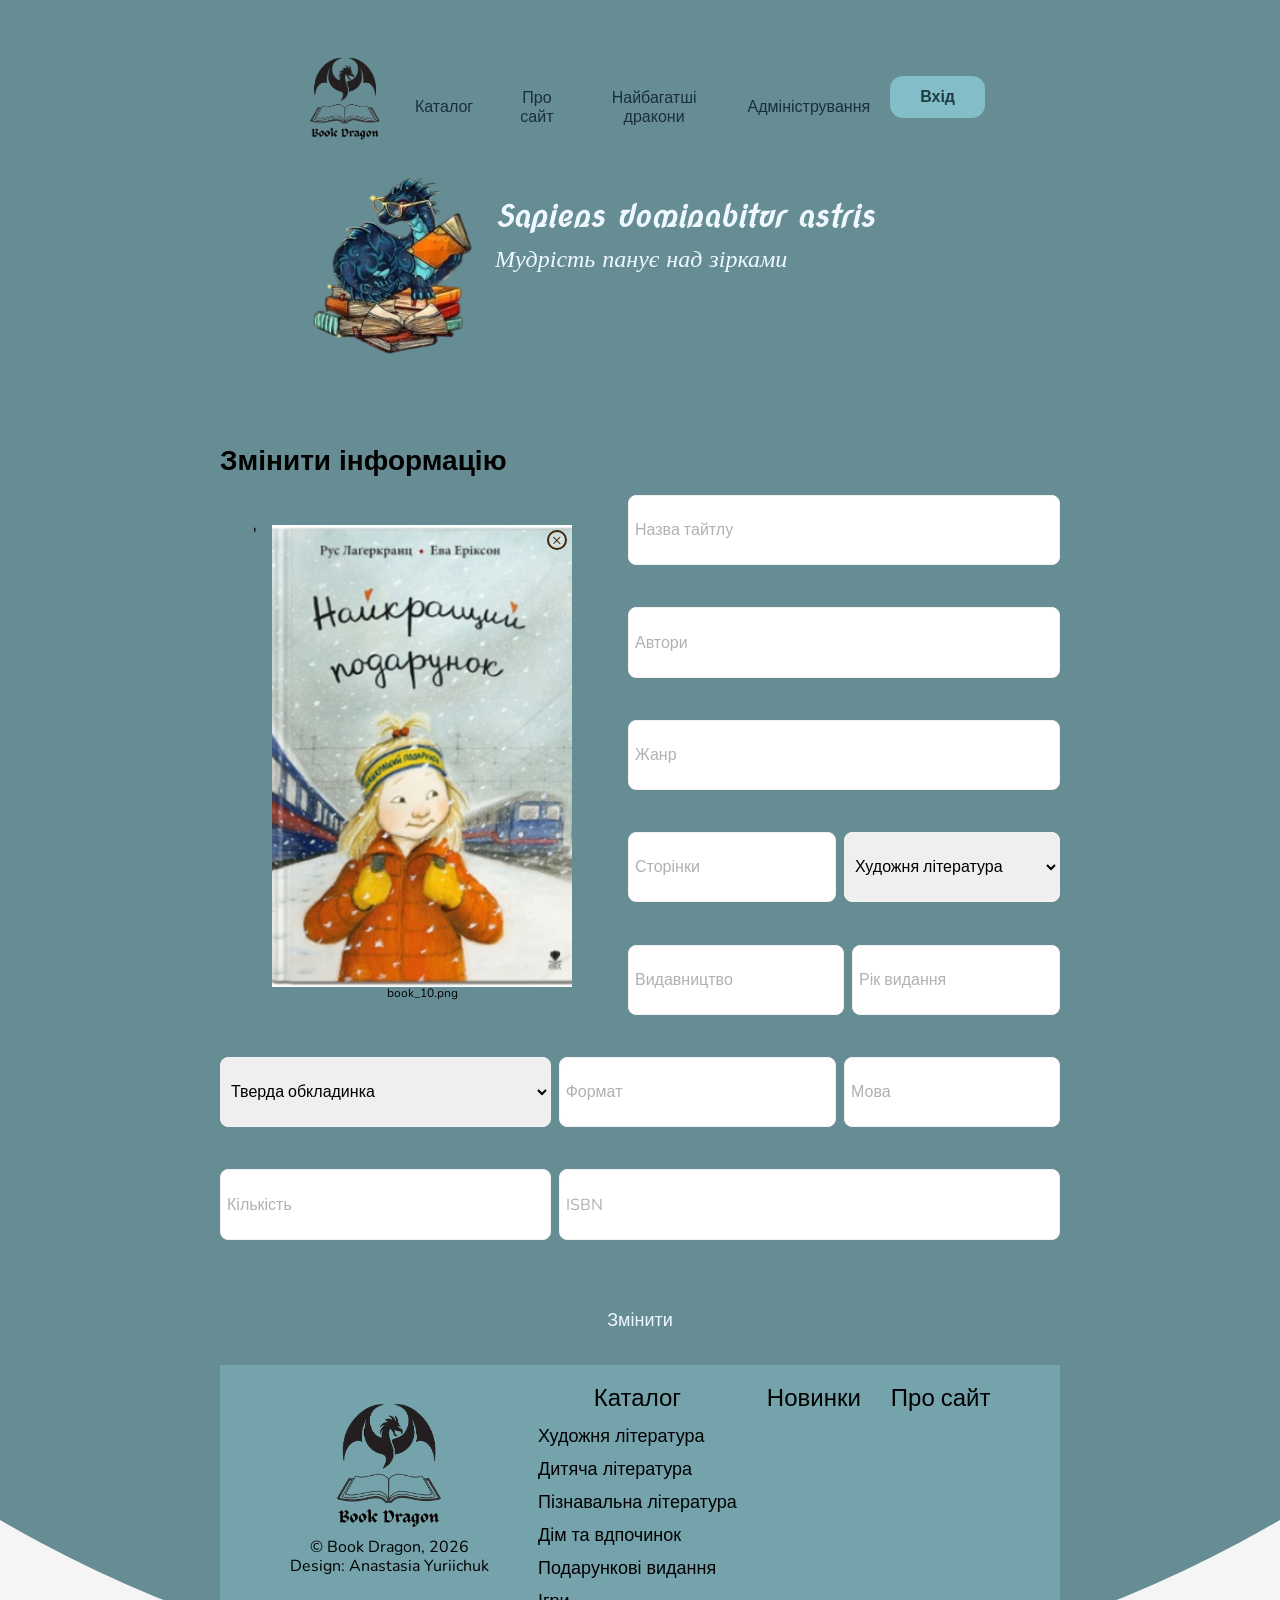
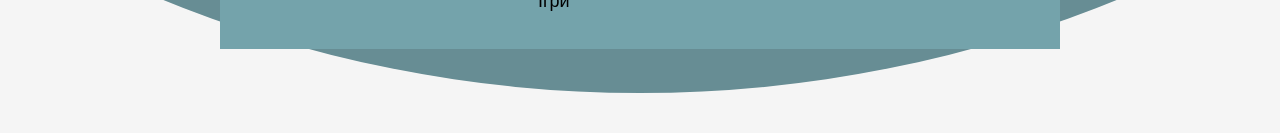
<file: html/edit-product.html>
<!DOCTYPE html>
<html lang="en">
<head>
    <meta charset="UTF-8">
    <meta name="viewport" content="width=device-width, initial-scale=1.0">
    <title>BookDragon</title>
    
    <script type="text/javascript" src="../js/jquery-3.7.1.js"></script>
    <!--Иконки-->
    <link rel="apple-touch-icon" sizes="180x180" href="../img/icon/apple-touch-icon.png">
    <link rel="icon" type="image/png" sizes="32x32" href="../img/icon/favicon-32x32.png">
    <link rel="icon" type="image/png" sizes="16x16" href="../img/icon/favicon-16x16.png">
    <link rel="mask-icon" href="../img/icon/safari-pinned-tab.svg" color="#5bbad5">
    <meta name="msapplication-TileColor" content="#00aba9">
    <meta name="theme-color" content="#ffffff">

     <!--Файлы стилей-->
    <link rel="stylesheet" href="../css/index.css">
     <link rel="stylesheet" href="../css/edit-product.css">
     <script src="../js/elements.js" defer></script>
</head>
<body>
    <!--Шапка сайта-->
    <header class="header" id="header-inner">
        <header class="header" id="header-inner">
            <div id="header-container">
                <div class="container header__container">
                    
                    <div class="header__nav">            
                        <img class="header__logo" src="/img/logo.png" alt="logo" width="150" height="150">
                        
                        <ul class="header__list">
                            <li><a href="/index.html">Каталог</a></li>
                            <li><a href="about_us.html">Про сайт</a></li>
                            <li><a href="richest.html">Найбагатші дракони</a></li>
                            
                            <li class="dropdown">
                                <a href="#" class="dropdown-toggle">Адміністрування</a>
                                <ul class="dropdown-menu">
                                    <li><a href="add-product.html">Додати товар</a></li>
                                    <li><a href="add-new-admin.html">Призначити адміністратора</a></li>
                                    <li><a href="order-control.html">Обробка замовлень</a></li>
                                </ul>
                            </li>
                        </ul>
                     <ul class="btn__list-nav">
                        <li><a href="login.html" class="btn-login">Вхід</a></li> 
                        </ul></div>
        
                </div> <div class="header__title-container">
                    <h1 class="header__title">Sapiens dominabitur astris</h1>
                    <p class="header__appeal">Мудрість панує над зірками</p>
                </div>
        
            </div> </header>
    <!--Администрирование.Изменение информации о товаре -->
    <!--Изначально в форму вставить те данные, которые уже есть (попробуй)-->
<main>
    <div class="edit_product">
    <div class="container edit-product__container">
    <h1 class="edit-product__title">Змінити інформацію</h1>
    <form action="/edit_item" method="post" class="edit-product__form">
        <div class="edit-product__inf-container">
            <div class="add-product__img border_none">
                <form method="post" enctype="multipart/form-data">
                    <div class="input-file-row">
                        <label class="input-file add-product__hidden hidden">
                               <input type="file" name="img" multiple accept="image/*" required>		
                               <span>Виберіть обкладинку</span>
                         </label>
                         <div class="input-file-list">'<div class="input-file-list-item">
                            <img class="input-file-list-img" src="../img/books/book_10.jpg"> <!--Сюяда вставлять изначальный путь book.img-->
                            <span class="input-file-list-name">book_10.png</span>
                            <a href="#" onclick="removeFilesItem(this); return false;" class="input-file-list-remove">&#215;</a>
                        </div>
                    </div>  
                    </div>
                </form>
            </div>
                <input class="edit-product__input edit-product__input-name" type="text" name="name" placeholder="Назва тайтлу" required>
                <input class="edit-product__input edit-product__input-author" type="text" name="author" placeholder="Автори" required>
                <input class="edit-product__input edit-product__input-genre" type="text" name="genre" placeholder="Жанр" required>
                <input class="edit-product__input edit-product__input-page-count" type="number" name="page_count" placeholder="Сторінки" required>
            

            <select class="edit-product__select edit-product__input-category" placeholder="Оберіть категорію" id="category" name="category" required>
                <option value="fiction">Художня література</option>
                <option value="children">Дитяча література</option>
                <option value="tducational">Пізнавальна література</option>
                <option value="home">Дім та відпочинок</option>
                <option value="gift">Подарункові видання</option>
                <option value="games">Ігри</option>
            </select>
            
            <input class="edit-product__input edit-product__input-publisher" type="text" name="publisher" placeholder="Видавництво" required>
            <input class="edit-product__input edit-product__input-publ-year" type="number" name="publication_year" placeholder="Рік видання" required>
            
                <select class="edit-product__select edit-product__input-cover" id="cover_type" name="cover_type" required>
                    <option value="hardcover">Тверда обкладинка</option>
                    <option value="paperback">М'яка обкладинка</option>
                </select><br>
            <input class="edit-product__input edit-product__input-format" type="text" name="format" placeholder="Формат" required>
            <input class="edit-product__input edit-product__input-language" type="text" name="language" placeholder="Мова" required>

            <input class="edit-product__input edit-product__input-amount" type="text" name="stock_amount" placeholder="Кількість" required>
            <input class="edit-product__input edit-product__input-isbn" type="text" id="isbn" name="isbn" pattern="[0-9]{3}-[0-9]{3}-[0-9]{3}-[0-9]{3}-[0-9]{1}" placeholder="ISBN" required>
        </div>
        
        <button class="edit-product__btn" type="submit">Змінити</button>
    </form>
    </div>
</div>
</main>
<!--Подвал-->
<footer class="footer">
    <div class="container">
        <div class="footer__content">
            <div class="footer__company">
                <img class="footer__logo" src="../img/logo.png" alt="logo" width="150" height="150">
                <div class="footer__development">
                    <p>© Book Dragon, 2026</p>
                    <p>Design: Anastasia Yuriichuk</p>
                </div>
            </div>
            <div class="footer__nav">
                <div class="footer__column">
                    <div class="footer__nav-catalog">  <!--Навигация. Повставлять ссылки (можно не заморачиваться и забить, давай признаем, всем абсолютно на все похуй)-->
                        <h2><a href="html/index.html">Каталог</a></h2> <!--Кстати, сайт адаптивный (уже не оч), но кому на это не насрать-->
                        <ul>
                        <li><a href="#">Художня література</a></li>
                        <li><a href="#">Дитяча література</a></li>
                        <li><a href="#">Пізнавальна література</a></li>
                        <li><a href="#">Дім та вдпочинок</a></li>
                        <li><a href="#">Подарункові видання</a></li>
                        <li><a href="#">Ігри</a></li>
                        </ul>
                    </div>
                    <h2><a href="#">Новинки</a></h2>
                
                    <h2><a href="#">Про сайт</a></h2>
                </div>
            </div>
        </div>
    </div>
</footer>

<script src="../js/windows.js" defer></script>
<script src="../js/upload_img.js" defer></script>
</body>
</html>
</file>
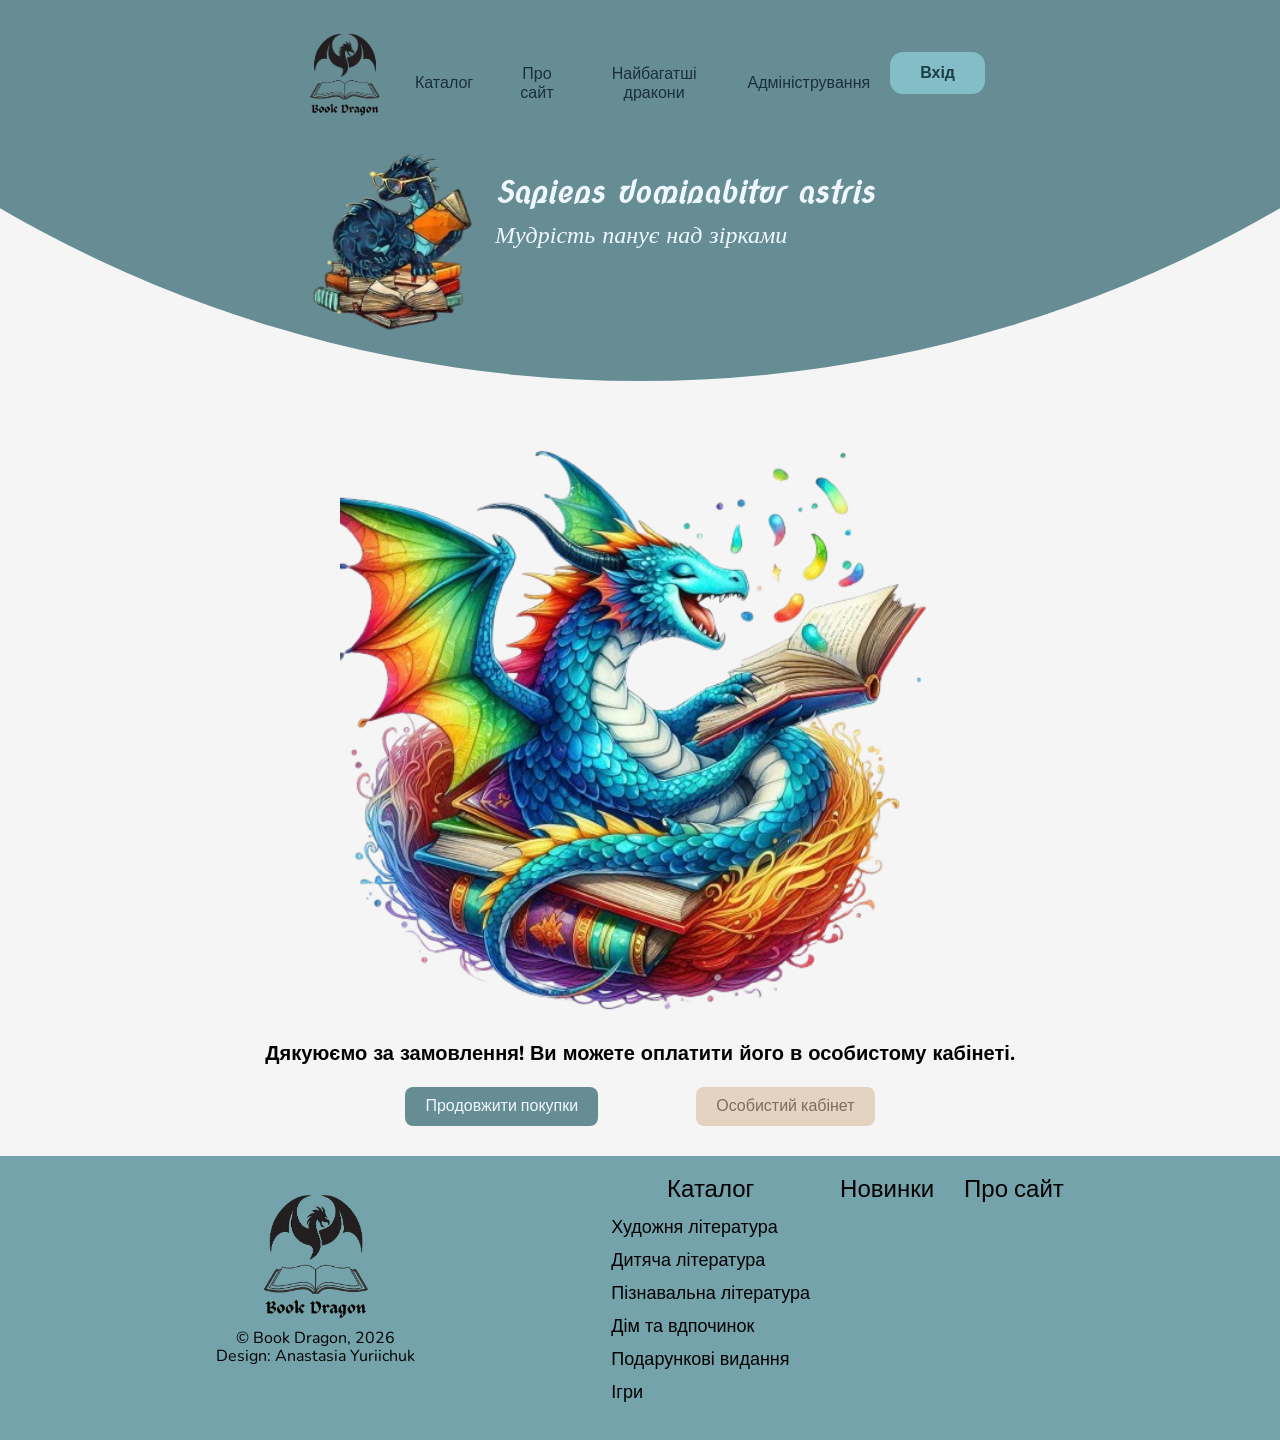
<file: html/ordered.html>
<!DOCTYPE html>
<html lang="en">
<head>
    <meta charset="UTF-8">
    <meta name="viewport" content="width=device-width, initial-scale=1.0">
    <title>BookDragon</title>
    
    <script type="text/javascript" src="../js/jquery-3.7.1.js"></script>
    <!--Иконки-->
    <link rel="apple-touch-icon" sizes="180x180" href="../img/icon/apple-touch-icon.png">
    <link rel="icon" type="image/png" sizes="32x32" href="../img/icon/favicon-32x32.png">
    <link rel="icon" type="image/png" sizes="16x16" href="../img/icon/favicon-16x16.png">
    <link rel="mask-icon" href="../img/icon/safari-pinned-tab.svg" color="#5bbad5">
    <meta name="msapplication-TileColor" content="#00aba9">
    <meta name="theme-color" content="#ffffff">

     <!--Файлы стилей-->
    <link rel="stylesheet" href="../css/index.css">
    <link rel="stylesheet" href="../css/ordered.css">
     <script src="../js/elements.js" defer></script>
</head>
<body>
    <!--Шапка сайта-->
    <header class="header" id="header-inner">
        <div id="header-container">
            <div class="container header__container">
                
                <div class="header__nav">            
                    <img class="header__logo" src="/img/logo.png" alt="logo" width="150" height="150">
                    
                    <ul class="header__list">
                        <li><a href="/index.html">Каталог</a></li>
                        <li><a href="about_us.html">Про сайт</a></li>
                        <li><a href="richest.html">Найбагатші дракони</a></li>
                        
                        <li class="dropdown">
                            <a href="#" class="dropdown-toggle">Адміністрування</a>
                            <ul class="dropdown-menu">
                                <li><a href="add-product.html">Додати товар</a></li>
                                <li><a href="add-new-admin.html">Призначити адміністратора</a></li>
                                <li><a href="order-control.html">Обробка замовлень</a></li>
                            </ul>
                        </li>
                    </ul>
                 <ul class="btn__list-nav">
                    <li><a href="login.html" class="btn-login">Вхід</a></li> 
                    </ul></div>
    
            </div> <div class="header__title-container">
                <h1 class="header__title">Sapiens dominabitur astris</h1>
                <p class="header__appeal">Мудрість панує над зірками</p>
            </div>
    
        </div> </header>
    <!--Личный кабинет -->
<main>
    <div class="ordered__container">
        <img src="../img/ordered-dragon.png" alt="" class="ordered__img">
        <div class="ordered__text">Дякуюємо за замовлення! Ви можете оплатити його в особистому кабінеті.</div>
        <div class="ordered__buttons">
            <a class="ordered__btn ordered__btn-catalog" href="index.html">Продовжити покупки</a>
            <a class="ordered__btn ordered__btn-profile" href="profile.html">Особистий кабінет</a>
        </div>
    </div>
</main>
<!--Подвал-->
<footer class="footer">
    <div class="container">
        <div class="footer__content">
            <div class="footer__company">
                <img class="footer__logo" src="../img/logo.png" alt="logo" width="150" height="150">
                <div class="footer__development">
                    <p>© Book Dragon, 2026</p>
                    <p>Design: Anastasia Yuriichuk</p>
                </div>
            </div>
            <div class="footer__nav">
                <div class="footer__column">
                    <div class="footer__nav-catalog">  <!--Навигация. Повставлять ссылки (можно не заморачиваться и забить, давай признаем, всем абсолютно на все похуй)-->
                        <h2><a href="html/index.html">Каталог</a></h2> <!--Кстати, сайт адаптивный (уже не оч), но кому на это не насрать-->
                        <ul>
                        <li><a href="#">Художня література</a></li>
                        <li><a href="#">Дитяча література</a></li>
                        <li><a href="#">Пізнавальна література</a></li>
                        <li><a href="#">Дім та вдпочинок</a></li>
                        <li><a href="#">Подарункові видання</a></li>
                        <li><a href="#">Ігри</a></li>
                        </ul>
                    </div>
                    <h2><a href="#">Новинки</a></h2>
                
                    <h2><a href="#">Про сайт</a></h2>
                </div>
            </div>
        </div>
    </div>
</footer>
</body>
</html>
</file>
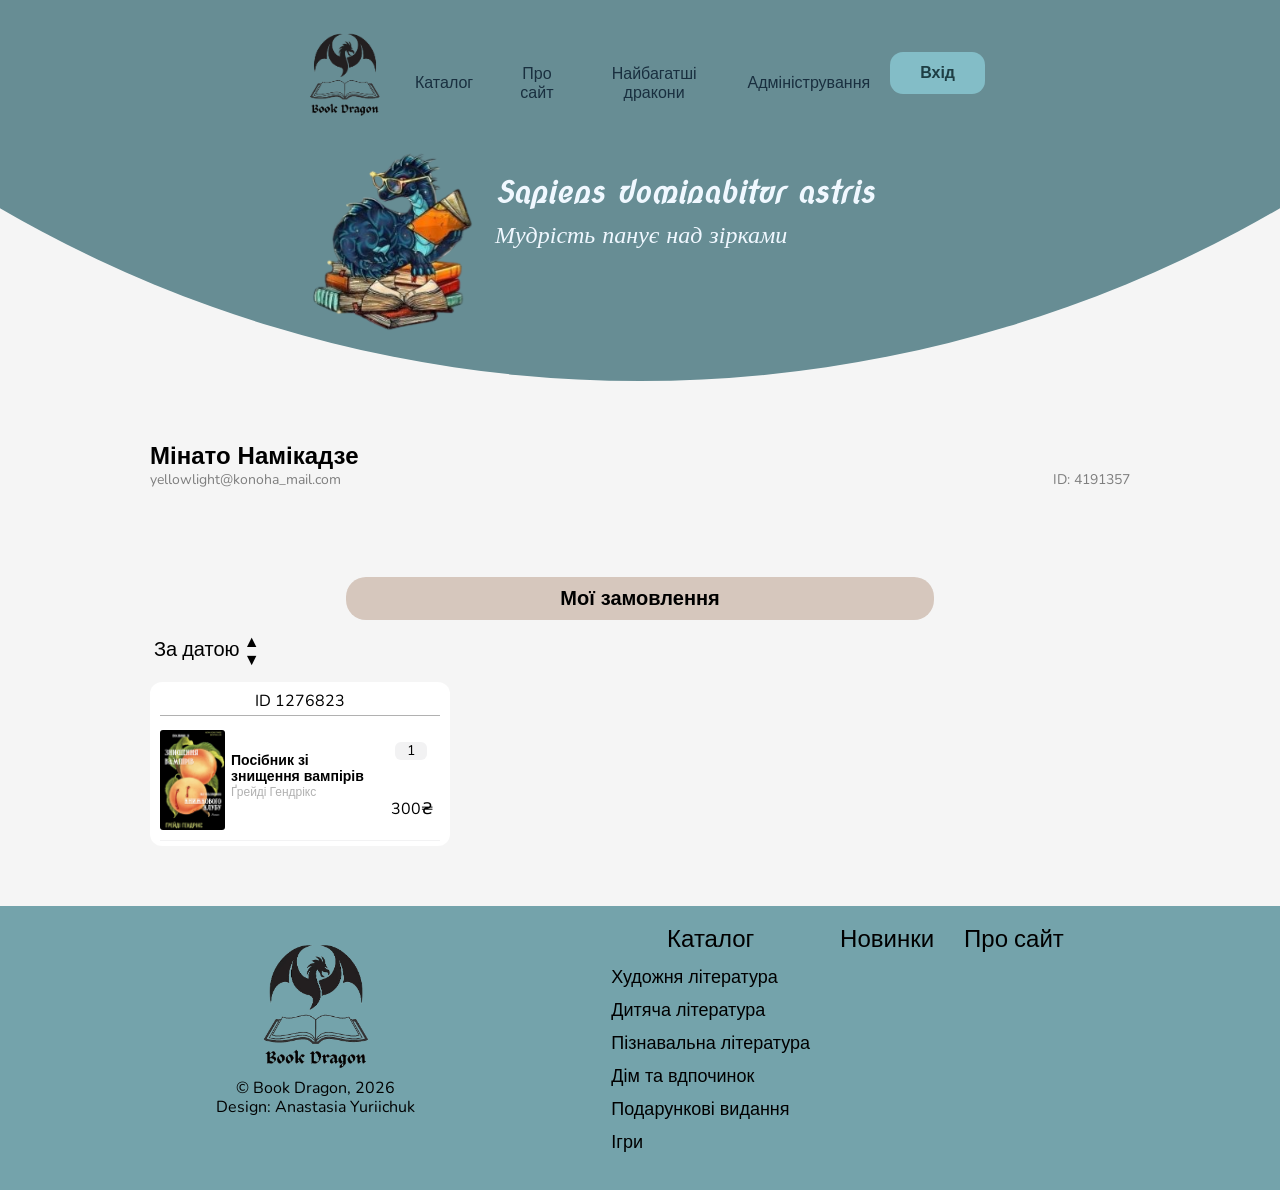
<file: html/profile.html>
<!DOCTYPE html>
<html lang="en">
<head>
    <meta charset="UTF-8">
    <meta name="viewport" content="width=device-width, initial-scale=1.0">
    <title>BookDragon</title>
    
    <script type="text/javascript" src="../js/jquery-3.7.1.js"></script>
    <!--Иконки-->
    <link rel="apple-touch-icon" sizes="180x180" href="../img/icon/apple-touch-icon.png">
    <link rel="icon" type="image/png" sizes="32x32" href="../img/icon/favicon-32x32.png">
    <link rel="icon" type="image/png" sizes="16x16" href="../img/icon/favicon-16x16.png">
    <link rel="mask-icon" href="../img/icon/safari-pinned-tab.svg" color="#5bbad5">
    <meta name="msapplication-TileColor" content="#00aba9">
    <meta name="theme-color" content="#ffffff">

     <!--Файлы стилей-->
    <link rel="stylesheet" href="../css/index.css">
    <link rel="stylesheet" href="../css/order-control.css">
    <link rel="stylesheet" href="../css/order-cart.css">
    <link rel="stylesheet" href="../css/profile.css">
     <script src="../js/elements.js" defer></script>
</head>
<body>
    <!--Шапка сайта-->
    <header class="header" id="header-inner">
        <div id="header-container">
            <div class="container header__container">
                
                <div class="header__nav">            
                    <img class="header__logo" src="/img/logo.png" alt="logo" width="150" height="150">
                    
                    <ul class="header__list">
                        <li><a href="/index.html">Каталог</a></li>
                        <li><a href="about_us.html">Про сайт</a></li>
                        <li><a href="richest.html">Найбагатші дракони</a></li>
                        
                        <li class="dropdown">
                            <a href="#" class="dropdown-toggle">Адміністрування</a>
                            <ul class="dropdown-menu">
                                <li><a href="add-product.html">Додати товар</a></li>
                                <li><a href="add-new-admin.html">Призначити адміністратора</a></li>
                                <li><a href="order-control.html">Обробка замовлень</a></li>
                            </ul>
                        </li>
                    </ul>
                 <ul class="btn__list-nav">
                    <li><a href="login.html" class="btn-login">Вхід</a></li> 
                    </ul></div>
    
            </div> <div class="header__title-container">
                <h1 class="header__title">Sapiens dominabitur astris</h1>
                <p class="header__appeal">Мудрість панує над зірками</p>
            </div>
    
        </div> </header>
    <!--Личный кабинет -->
<main>
    <div class="container profile__container">
        <div class="profile__user-inf">
            <div class="profile__user-name">Мінато Намікадзе</div>
            <div class="profile__user-wrap">
                <div class="profile__user-email">yellowlight@konoha_mail.com</div>
                <div class="profile__user-id">ID: <span class="user_id">4191357</span></div>
            </div>
        </div>
        <div class="profile__order">
            <div class="profile__order-container-title">Мої замовлення</div>
            <div class="control__sort">
                <div class="control__sort-title">За датою</div>
                <div class="control__sort-buttons"><button class="control__sort-btn">&#9650;</button><button class="control__sort-btn">&#9660;</button></div>
            </div>
            <div class="profile__orders">
                <div class="profile__order-cart"><!--Карточка заказа-->
                    <div class="order-cart__title">ID 1276823</div>
                    <ul class="order-cart__list">
                        <li class="order-cart__item"> <!--Состав заказа-->
                            <img class="order-cart__image" src="../img/books/book_1.jpg" alt="Посібник зі знищення вампірів">
    
                            <div class="order-cart__product">
                                <h3 class="order-cart__product-title">Посібник зі знищення вампірів</h3> <!--Название тайтла-->
    
                                <p class="order-cart__product-author">Ґрейді Гендрікс</p> <!--Автор-->
                            </div>
                            <div class="order-cart__wrapper">
                                <div class="order-cart__product-count count">
                                    <p class="count__amount">1</p> <!--Количество книжек-->
                                </div>
                                <p class="order-cart__product-price">300<span class="currency">₴</span></p> <!--Цена-->
                            </div>
                        </li>
                </div>
            </div>
        </div>
    </div>
</main>
<!--Подвал-->
<footer class="footer">
    <div class="container">
        <div class="footer__content">
            <div class="footer__company">
                <img class="footer__logo" src="../img/logo.png" alt="logo" width="150" height="150">
                <div class="footer__development">
                    <p>© Book Dragon, 2026</p>
                    <p>Design: Anastasia Yuriichuk</p>
                </div>
            </div>
            <div class="footer__nav">
                <div class="footer__column">
                    <div class="footer__nav-catalog">  <!--Навигация. Повставлять ссылки (можно не заморачиваться и забить, давай признаем, всем абсолютно на все похуй)-->
                        <h2><a href="html/index.html">Каталог</a></h2> <!--Кстати, сайт адаптивный (уже не оч), но кому на это не насрать-->
                        <ul>
                        <li><a href="#">Художня література</a></li>
                        <li><a href="#">Дитяча література</a></li>
                        <li><a href="#">Пізнавальна література</a></li>
                        <li><a href="#">Дім та вдпочинок</a></li>
                        <li><a href="#">Подарункові видання</a></li>
                        <li><a href="#">Ігри</a></li>
                        </ul>
                    </div>
                    <h2><a href="#">Новинки</a></h2>
                
                    <h2><a href="#">Про сайт</a></h2>
                </div>
            </div>
        </div>
    </div>
</footer>
<script src="../js/paid_order.js" defer></script>
</body>
</html>
</file>
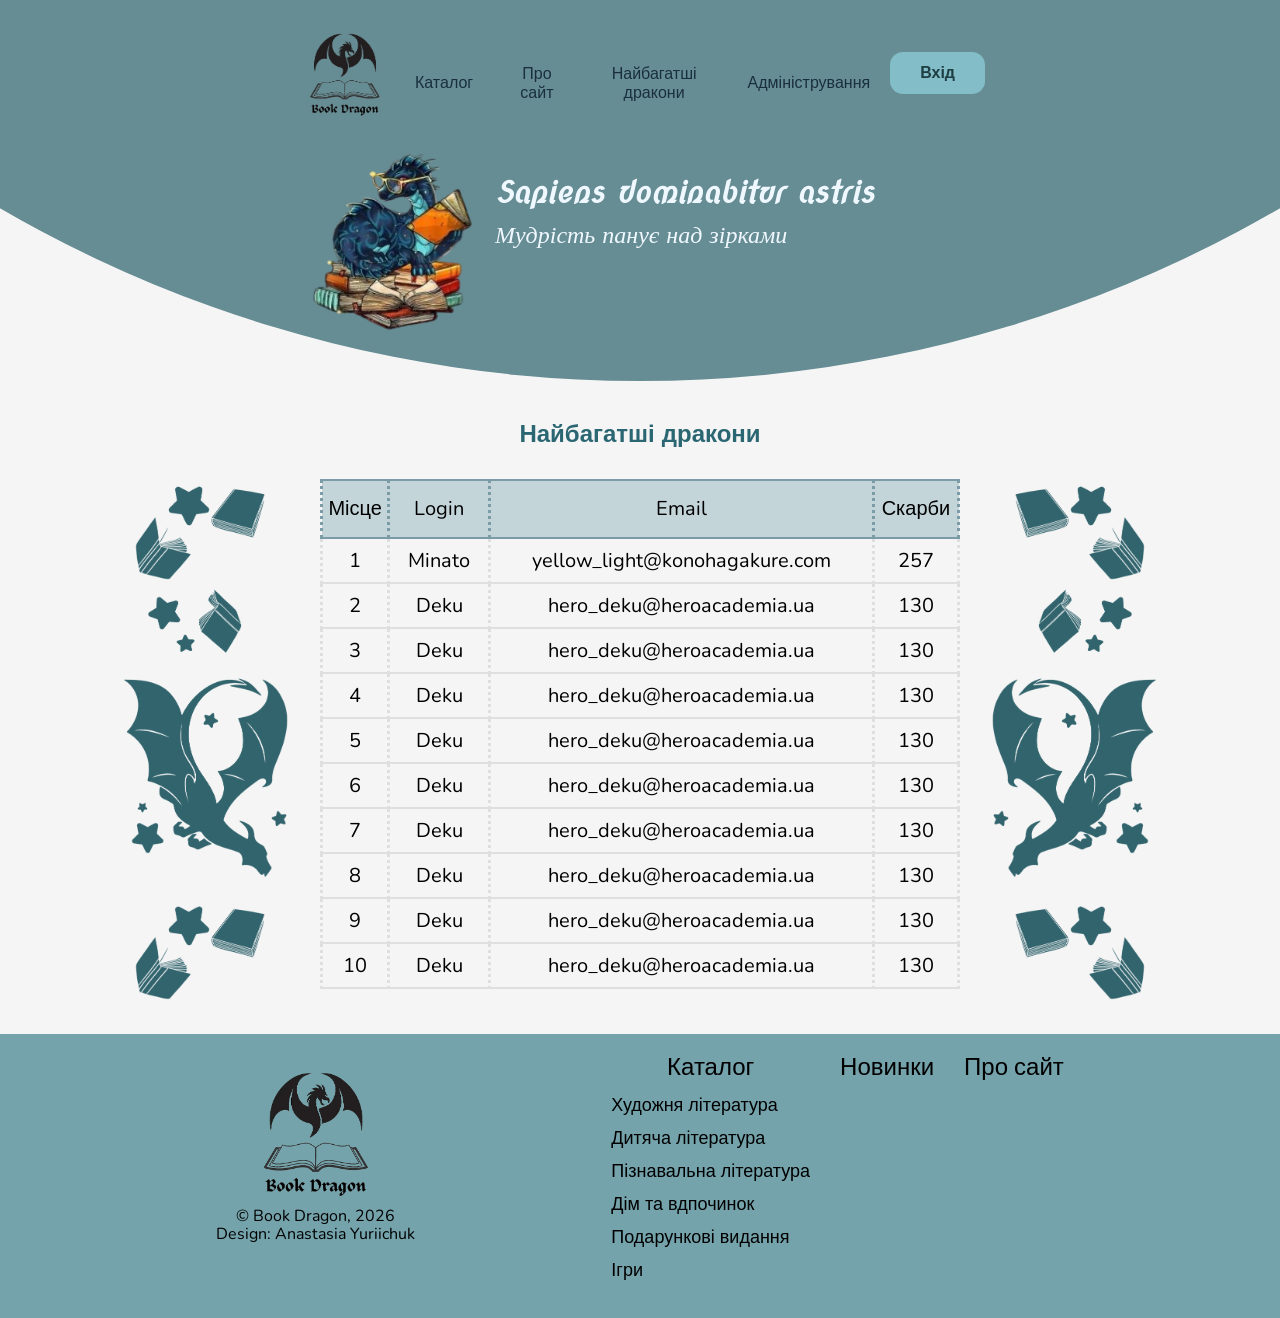
<file: html/richest.html>
<!DOCTYPE html>
<html lang="uk">
<head>
    <meta charset="UTF-8">
    <meta name="viewport" content="width=device-width, initial-scale=1.0">
    <title>Dragon Book</title> <!--Название сайта-->
    <script type="text/javascript" src="../js/jquery-3.7.1.js"></script>
    
    <!--Иконки-->
    <link rel="apple-touch-icon" sizes="180x180" href="../img/icon/apple-touch-icon.png">
    <link rel="icon" type="image/png" sizes="32x32" href="../img/icon/favicon-32x32.png">
    <link rel="icon" type="image/png" sizes="16x16" href="../img/icon/favicon-16x16.png">
    <link rel="mask-icon" href="../img/icon/safari-pinned-tab.svg" color="#5bbad5">
    <meta name="msapplication-TileColor" content="#00aba9">
    <meta name="theme-color" content="#ffffff">

    <!--Файлы стилей-->
    <link rel="stylesheet" href="../css/index.css">
    <script src="../js/elements.js" defer></script>
    <style>
        .richest_head{
            text-align: center;
            color: #2b6772;
            font-size: 24px;

        }
        .richest__table {
        border-radius: 8px;
        text-align: center;
        border-collapse: collapse;
        overflow-y: auto;
        width: 50%;
        margin: 20px;
        align-self: center;
        font-size: 20px;
        
    }
        .richest__tb-head {
            background-color: #c4d5da;
            padding: 12px 0px 12px 0px;
            font-weight: 500;
            line-height: 160%;
            border-radius: 2px;
            border-left: 3px dotted #7b9ca7;
            border-right: 3px dotted #7b9ca7;
            border-top: 2px solid #7b9ca7;
            border-bottom: 2px solid #7b9ca7;
        }
        
        .richest__tr {
            border-right: 1px dotted #dfdfdf;
        }
        
        .richest__td {
            padding: 10px;
            border-left: 3px dotted #dfdfdf;
            border-right: 3px dotted #dfdfdf;
            border-top: 2px solid #dfdfdf;
            border-bottom: 2px solid #dfdfdf;
        }
        .developers{
            display: flex;
            margin: 10px 0;
            justify-content: center;
            flex-direction: row;
        }
        .last {
            transform:scaleX(-1);
        }
        .richest-dragon{
            width: 180px;
            background: url('../img/richest-dragon.png') repeat;
            background-size: 180px auto;
        }
    </style>
</head>
<body>
    <!--Шапка сайта-->
    <header class="header" id="header-inner">
        <div id="header-container">
            <div class="container header__container">
                
                <div class="header__nav">            
                    <img class="header__logo" src="/img/logo.png" alt="logo" width="150" height="150">
                    
                    <ul class="header__list">
                        <li><a href="/index.html">Каталог</a></li>
                        <li><a href="about_us.html">Про сайт</a></li>
                        <li><a href="richest.html">Найбагатші дракони</a></li>
                        
                        <li class="dropdown">
                            <a href="#" class="dropdown-toggle">Адміністрування</a>
                            <ul class="dropdown-menu">
                                <li><a href="add-product.html">Додати товар</a></li>
                                <li><a href="add-new-admin.html">Призначити адміністратора</a></li>
                                <li><a href="order-control.html">Обробка замовлень</a></li>
                            </ul>
                        </li>
                    </ul>
                 <ul class="btn__list-nav">
                    <li><a href="login.html" class="btn-login">Вхід</a></li> 
                    </ul></div>
    
            </div> <div class="header__title-container">
                <h1 class="header__title">Sapiens dominabitur astris</h1>
                <p class="header__appeal">Мудрість панує над зірками</p>
            </div>
    
        </div> </header>
    <div class="">
        <h2 class="richest_head">Найбагатші дракони</h2>
    <div class="developers">
        <div class="richest-dragon"> </div>
        <table class="richest__table">
        <thead >
            <tr class="richest__tb-head">
                <th class="richest__tb-head">Місце</th>
                <th class="richest__tb-head">Login</th>
                <th class="richest__tb-head">Email</th>
                <th class="richest__tb-head">Скарби</th>
            </tr>
        </thead>
        <tbody>
            <tr class="richest__tr">
                <td class="richest__td">1</td>
                <td class="richest__td">Minato</td>
                <td class="richest__td">yellow_light@konohagakure.com</td>
                <td class="richest__td">257</td>
            </tr>
            <tr class="richest__tr">
                <td class="richest__td">2</td>
                <td class="richest__td">Deku</td>
                <td class="richest__td">hero_deku@heroacademia.ua</td>
                <td class="richest__td">130</td>
            </tr>
            <tr class="richest__tr">
                <td class="richest__td">3</td>
                <td class="richest__td">Deku</td>
                <td class="richest__td">hero_deku@heroacademia.ua</td>
                <td class="richest__td">130</td>
            </tr>
            <tr class="richest__tr">
                <td class="richest__td">4</td>
                <td class="richest__td">Deku</td>
                <td class="richest__td">hero_deku@heroacademia.ua</td>
                <td class="richest__td">130</td>
            </tr>
            <tr class="richest__tr">
                <td class="richest__td">5</td>
                <td class="richest__td">Deku</td>
                <td class="richest__td">hero_deku@heroacademia.ua</td>
                <td class="richest__td">130</td>
            </tr>
            <tr class="richest__tr">
                <td class="richest__td">6</td>
                <td class="richest__td">Deku</td>
                <td class="richest__td">hero_deku@heroacademia.ua</td>
                <td class="richest__td">130</td>
            </tr>
            <tr class="richest__tr">
                <td class="richest__td">7</td>
                <td class="richest__td">Deku</td>
                <td class="richest__td">hero_deku@heroacademia.ua</td>
                <td class="richest__td">130</td>
            </tr>
            <tr class="richest__tr">
                <td class="richest__td">8</td>
                <td class="richest__td">Deku</td>
                <td class="richest__td">hero_deku@heroacademia.ua</td>
                <td class="richest__td">130</td>
            </tr>
            <tr class="richest__tr">
                <td class="richest__td">9</td>
                <td class="richest__td">Deku</td>
                <td class="richest__td">hero_deku@heroacademia.ua</td>
                <td class="richest__td">130</td>
            </tr>
            <tr class="richest__tr">
                <td class="richest__td">10</td>
                <td class="richest__td">Deku</td>
                <td class="richest__td">hero_deku@heroacademia.ua</td>
                <td class="richest__td">130</td>
            </tr>
        </tbody>
    </table>

    <div class="richest-dragon last"> </div>
</div>
    
</div>
    <!--Подвал-->
    <footer class="footer">
        <div class="container">
            <div class="footer__content">
                <div class="footer__company">
                    <img class="footer__logo" src="../img/logo.png" alt="logo" width="150" height="150">
                    <div class="footer__development">
                        <p>© Book Dragon, 2026</p>
                        <p>Design: Anastasia Yuriichuk</p>
                    </div>
                </div>
                <div class="footer__nav">
                    <div class="footer__column">
                        <div class="footer__nav-catalog">  <!--Навигация. Повставлять ссылки (можно не заморачиваться и забить, давай признаем, всем абсолютно на все похуй)-->
                            <h2><a href="html/index.html">Каталог</a></h2> <!--Кстати, сайт адаптивный (уже не оч), но кому на это не насрать-->
                            <ul>
                            <li><a href="#">Художня література</a></li>
                            <li><a href="#">Дитяча література</a></li>
                            <li><a href="#">Пізнавальна література</a></li>
                            <li><a href="#">Дім та вдпочинок</a></li>
                            <li><a href="#">Подарункові видання</a></li>
                            <li><a href="#">Ігри</a></li>
                            </ul>
                        </div>
                        <h2><a href="#">Новинки</a></h2>
                    
                        <h2><a href="#">Про сайт</a></h2>
                    </div>
                </div>
            </div>
        </div>
    </footer>
</body>
</html>
</file>
<file: css/header.css>
.header{
    background-image: url("data:image/svg+xml,%3Csvg class='header' xmlns='http://www.w3.org/2000/svg' viewBox='0 0 200 200'%3E%3Ccircle cx='100' cy='100' r='100' fill='%23678D94'/%3E%3C/svg%3E");
    background-size: 611px;
    background-position: bottom;
    background-repeat: no-repeat;
    padding: 24px 0 30px;
    display: block;
    justify-content: center;
    margin-bottom: 40px;
    display: flex;
    flex-direction: column;
    align-content: center;
    flex-wrap: wrap;
}
.header__container {
    width: 100%;
    margin: 0 auto;
  }
.header__logo{
    width: 100px;
    /*margin: 0 auto 24px; АУТО - лого посередине margin-bottom:24px;*/
    /*margin-bottom:24px;*/
}

.header__title-container{
    text-align: center;
    padding-bottom: 246px;
    background: url('../img/header/big-dragon.svg') bottom/227px no-repeat;
    color: aliceblue;
    margin-top:24px;
}
.header__title{
    font-family: 'Nova Script';
    font-size: 30px;
    line-height: 120%;
    margin-bottom: 16px;
}

.header__appeal{
    font-family: 'Old Standard TT';
    font-style: italic;
    font-size: 24px;
    line-height: 22px;

}
.dropdown {
    position: relative;
  }
  
  .dropdown-menu {
    display: none;
    position: absolute;
    top: 100%;
    min-width: 80px;
    padding: 10px 10px;
    margin: 5px 5px 5px -15px;
    font-size: 14px;
    text-align: left;
    background-color: #5a7f86;
    background-clip: padding-box;
    border-radius: 7px;
    transition: display 0.5s;

  }
  .dropdown-menu > li {
    text-align: left;
    margin: 2px !important;
    padding: 4px;
  }
  
  .dropdown-menu > li > a {
    display: block;
    padding: 3px 10px;
    clear: both;
    white-space: nowrap;
    border-bottom: 1px solid #27272720;
  }
  .dropdown-menu > li > a :first-child{
    padding: 3px;
  }
  .dropdown-menu > li > a :last-child{
    border: 0px ;
  }
  .dropdown-menu > li > a:hover,
  .dropdown-menu > li > a:focus {
    text-decoration: none;
    color: aliceblue;
  }
  
  .dropdown:hover .dropdown-menu {
    display: block;
    transition: display 1s;
  }
  .dropdown-toggle{
    padding-bottom: 5px;
  }
.header__nav{
    
    display: flex;
    min-width: 50%;
    align-items: center;
    font-family: Nunito, sans-serif;
    font-size: 16px;
    justify-content: center;
    flex-direction: column;
}

.header__list{
    display: flex;
    flex-direction:column;

    align-items: center;
    color: rgb(30, 44, 71);
    padding: 0 20px;
}
.header__list li {
    margin-top: 20px; /* increase the margin between items */
    text-align: center;
  }

.header__list a:hover {
    color: aliceblue;
    cursor: pointer;
  }
.header__list a{
    color: rgb(25, 47, 63);
    border: 20px;
}

.btn__list-nav{
    font-weight: 650;
    line-height: 19px;
    margin: 20px;
}

.btn-login{
    color: #1e3e44;
    background-color: #83bdc7;
    border-radius: 13px;
    padding: 10px 30px;

}
.btn-login:hover {
    background-color: #bae2e9;
    color: rgb(25, 47, 63);
  }

.btn-login:active {
    transform: translateY(1px);
    box-shadow: inset 0 5px 10px #0a505c50;
}

.text-login{
    color: rgb(25, 47, 63);
}

.header__name{
    font-style: italic;
}
.header__name:hover{
    color:aliceblue;
}

.text-login{
    display: flex;
    flex-direction: column;
    align-items: center;
    justify-content: center;
}
.profile-img {
    width: 60px;
    background: #054E5960;
    border-radius: 50%;
    margin-bottom: 8px;
    border:2px dashed #1e3e44;
}
.profile-img:hover{
    background: #1e707c60;
}

@media(min-width: 480px){
    .header{
        background-size: 1400px;
        padding-bottom: 44px;
        
    }

    .header__container{
        max-width: 480px;
    }

    .header__title-container{
        padding-bottom: 0;
        padding-left: 200px;
        padding-top: 27px;
        text-align: left;
        background-position: left;
        background-size: contain;
        min-height: 190px;
    }
    .header__nav{       
        justify-content: space-between;
    }
    .header__name{
        display: inline;
    }
    .header__list{
        display: flex;
        flex-direction: row;
        gap: 40px;
    }
}

@media(min-width:768px){
    .header{
        background-size: 2540px;
    }
    .header__nav{       
        background-color: none;
        flex-direction:unset;
    }
    .header__container{
        max-width: calc(562px + var(--padding-container)*2);
    }
    
    .btn__list-nav{
        margin: 0;
    }
}
</file>
<file: css/add-new-admin.css>
.new_admin{
    
    position: relative;
    cursor: default;
    margin: auto;
    inset: 0;
    --gap:8px;
    width: 100%;
    min-height: 100%;
    padding: 32px 10px;
    cursor: pointer;
    overflow-y: auto;
    display: flex;
    justify-content: center;
}
.new-admin__container{
    max-width: 300px;
    margin: 0 auto;
    display: flex;
    flex-direction: column;
    width: 100%;
    align-items: center;
}
.new-admin__title{
    font-weight: 600;
    font-size: 16px;
    line-height: 100%;
    margin-bottom: 18px;
    text-align: center;
}

.new-admin__container-search{
    display:flex;
    margin-bottom: 20px;

}
.new-admin__form{
    display: block;
    margin-right: 12px;
}

.new-admin__fieldset{
    display: flex;
    flex-wrap: wrap;
    gap: 8px;
}

.new-admin__input{
    width: 100%;
    height: 50px;
    border: 1px solid #f2f2f3;
    border-radius: 8px;
    padding: 4px 6px;
    font-weight: 400;
    font-size: 14px;
    line-height: 130%;
    color:black;
    outline-color:#74A3AB;
}
.new-admin__output{
    cursor:default;
    background-color: #fff;
}

.new-admin__hidden{
    display: none;
}

.new-admin__input::placeholder{
    color: #b1b1b1;
}
.new-admin__input:focus-visible {
    border-color: #2B5666 ;
  }

.new-admin__label{
    display: flex;
    gap: 6px;
    font-weight: 400;
    font-size: 16px;
    line-height: 100%;
    padding: 6px 4px 4px;
}


.new-admin__submit{
    padding: 9px 12px;
    background-color: #2B5666;
    border-radius: 8px;
    font-weight: 400;
    font-size: 12px;
    line-height: 100%;
    color: aliceblue;
}
.new-admin__submit:hover{
    background: #2d636d;
}

.new-admin__submit:active{
    transform: translateY(1px);
    box-shadow: inset 0 5px 10px rgba(0, 0, 0, 0.5);
}

.new-admin__btn-admin{
    border: solid 2px #437486;
    background-color: #fff;
    color: #437486;
}
.new-admin__btn-admin:hover{
    border: solid 2px #143642;
    background-color: #fff;
    color: #143642;
}

.new-admin__btn-user{
    border: solid 2px #BFA99A;
    background-color: #fff;
    color: #BFA99A;
}
.new-admin__btn-user:hover{
    border: solid 2px #7F6D61;
    background-color: #fff;
    color: #7F6D61;
}

.new-admin__search{
    width: 50%;
}
.new-admin__inf{
    margin: 15px 10px 10px;
}

.new-admin__change{
    display: flex;
    flex-direction: row;
    justify-content: center;
    gap: 8px;
}
.admin-dragon{
    display: none
}

@media(min-width:480px){
    .new-admin{
        max-width: 524px;
        min-height: auto;
        width: 100%;
        padding: 30px 16px 29px;
        box-shadow: 0px 0px 15px #00000010;
        border-radius: 24px;
    }
    .new-admin__container{
        max-width: unset;
    }
    .new-admin__input_select{
        width: 70%;
        margin-right: 20%;
    }
    .new-admin__input_select_delivery{
        width: 40%;
    }
    .new-admin__container{
        max-width: unset;
    }
}

@media(min-width:1024px){
    .new-admin_wrapper{
        display: flex;
        justify-content: center;
        align-items: flex-start;
        align-content: space-around;
        flex-direction: row;
    }
    .new-admin{
        max-width: 971px;
    }
    .new-admin{
        padding: 0;
    }
    .new-admin__container{
        margin: 37px ;

    }
    .new-admin__fields{
        display: flex;
        flex-direction: row;
        justify-content: space-between;
        flex-wrap: wrap;
    }
    .admin-dragon{
        display:block;
        width: 50%;
        background-color: #F3E7DB;
        border-radius: 24px 0px 0px 24px;
    }
    .new-admin__fieldset{
        gap:11px;
    }
    
    .new-admin__input_select_delivery{
        width: 60%;
        margin-right: 30%;
    }

    .new-admin__title{
        font-weight: 400;
        font-size: 24px;
        line-height: 100%;
    }
    .new-admin__submit{
        width: 200px;
        height: 50px;
        font-weight: 200;
        font-size: 16px;
        line-height: 100%;
        align-self: center;
        margin-top: 10px;
    }
    .new-admin__search{
        margin: 0;
        width: 120px;
        height: 35px;
    }

}
</file>
<file: css/add-new-product.css>
.add_product{   
    display: flex;
    align-items: center;
    justify-content: center;
}
.add-product__container{
    min-width: calc(400px + var(--padding-container)*2);
    display: flex;
    flex-direction: column;
}
.add-product__title{
    font-weight: 600;
    font-size: 28px;
    line-height: 120%;
    margin-bottom: 16px;
}
.add-product__inf-container{
    display: grid; 
    grid-auto-flow: row; 
    grid-template-rows: 1fr 1fr 1fr 1fr 1fr 1fr 1fr 1fr; 
    gap: 12px 8px; 
    justify-items: stretch; 
    align-items: stretch;
    empty-cells: hide;
}
.add-product__img{
    grid-area: 1 / 1 / 6 / 4;
    min-width: 400px;
    min-height: 550px;
    display: flex;
    align-items: center;
    justify-content: center;
    border: 2px dashed #7F6D61;
}
.add-product__input-name{
    grid-area: 1 / 4 / 2 / 7;
}
.add-product__input-author{
    grid-area: 2 / 4 / 3 / 7;
}
.add-product__input-genre{
    grid-area: 3 / 4 / 4 / 7; 
}
.add-product__input-page-count{
    grid-area: 4 / 4 / 5 / 5; 
}
.add-product__input-category{
    grid-area: 4 / 5 / 5 / 7;
}
.add-product__input-publisher{
    grid-area: 5 / 4 / 6 / 6;
}
.add-product__input-publ-year{
    grid-area: 5 / 6 / 6 / 7;  
}

.add-product__input-cover{
    grid-area: 6 / 1 / 7 / 3;
}
.add-product__input-format{
    grid-area: 6 / 3 / 7 / 5;
}
.add-product__input-language{
    grid-area: 6 / 5 / 7 / 7; 
}
.add-product__input-amount{
    grid-area: 7 / 1 / 7 / 3;
}
.add-product__input-isbn{
    grid-area: 7 / 3 / 7 / 5;
}
.add-product__input-price{
    grid-area: 7 / 5 / 7 / 7; 
}
.add-product__input-description{
    grid-area: 8 / 1 / 8 / 7;
}

.hidden{
    display: none !important;
    
}

.border_none{
    border: none;
}

.add-product__input{
    width: 100%;
    height: 70%;
    border: 1px solid #f2f2f3;
    border-radius: 8px;
    padding: 4px 6px;
    font-weight: 400;
    font-size: 16px;
    line-height: 130%;
    color:black;
    outline-color:#74A3AB;
}

.add-product__input::placeholder{
    color: #b1b1b1;
}
.add-product__input:focus-visible {
    border-color: #2B5666 ;
  }

.add-product__select{
    width: 100%;
    height: 70%;
    border: 1px solid #f2f2f3;
    border-radius: 8px;
    padding: 4px 6px;
    font-weight: 400;
    font-size: 16px;
    line-height: 130%;
    color:black;
    outline-color:#74A3AB;
}
.add-product__btn{
    flex-grow: 1;
    align-self: center;
    padding: 9px;
    background-color: #678D94;
    border-radius: 8px;
    font-weight: 400;
    font-size: 18px;
    line-height: 100%;
    color: aliceblue;
    width: 40%;
    height: 40px;
}
.add-product__btn:hover{
    background: #2d636d;
}

.add-product__btn:active{
    transform: translateY(1px);
    box-shadow: inset 0 5px 10px rgba(0, 0, 0, 0.5);
}


.input-file-row {
	display: inline-block;
}
.input-file-row span{
    align-self: center;
}
.input-file {
	position: relative;
	display: inline-block;
}
.input-file span {
	position: relative;
	display: inline-block;
	cursor: pointer;
	outline: none;
	text-decoration: none;
	font-size: 14px;
	vertical-align: middle;
	text-align: center;
	border-radius: 4px;
    background-color: transparent;
    border: 2px dashed #7F6D61;
    color: #7F6D61;
	line-height: 22px;
	height: 40px;
	padding: 10px 20px;
	box-sizing: border-box;
	margin: 0;
	transition: background-color 0.2s;
}
.input-file input[type=file] {
	position: absolute;
	z-index: -1;
	opacity: 0;
	display: block;
	width: 0;
	height: 0;
}
 
/* Focus */
.input-file input[type=file]:focus + span {
	box-shadow: 0 0 0 0.2rem #c4b6a865;
}
 
/* Hover/active */
.input-file:hover span {
	background-color: #c4b6a8;
    color: #42270b;
}
.input-file:active span {
	background-color: #7F6D61;
    color: #F3E7DB;
    box-shadow: inset 0 5px 5px #1b0e01b4;
}
 
/* Disabled */
.input-file input[type=file]:disabled + span {
	background-color: #eee;
}
 
/* Список c превью */
.input-file-list {
	padding: 10px 0;
}
.input-file-list-item {
	display: inline-block;
	margin: 0 15px 15px;
	width: 300px;
	vertical-align: top;
	position: relative;
}
.input-file-list-item img {
	width: 100%;
}
.input-file-list-name {
	text-align: center;
	display: block;
	font-size: 12px;
	text-overflow: ellipsis;
	overflow: hidden;
}
.input-file-list-remove {
	color: #42270b;
	text-decoration: none;
	display: inline-block;
	position: absolute;
	padding: 0;
	margin: 0;
	top: 5px;
	right: 5px;
	background: #F3E7DB30;
    border: 2px solid #42270b;
	width: 20px;
	height: 20px;
	text-align: center;
	line-height: 16px;
	border-radius: 50%;
}
</file>
<file: css/edit-product.css>
.edit_product{   
    display: flex;
    align-items: center;
    justify-content: center;
}
.edit-product__container{
    min-width: calc(400px + var(--padding-container)*2);
    display: flex;
    flex-direction: column;
}
.edit-product__title{
    font-weight: 600;
    font-size: 28px;
    line-height: 120%;
    margin-bottom: 16px;
}
.edit-product__inf-container{
    display: grid; 
    grid-auto-flow: row; 
    grid-template-rows: 1fr 1fr 1fr 1fr 1fr 1fr 1fr; 
    gap: 12px 8px; 
    justify-items: stretch; 
    align-items: stretch;
    empty-cells: hide;
}
.add-product__img{
    grid-area: 1 / 1 / 6 / 4;
    min-width: 400px;
    min-height: 550px;
    display: flex;
    align-items: center;
    justify-content: center;
    border: 2px dashed #7F6D61;
}
.edit-product__input-name{
    grid-area: 1 / 4 / 2 / 7;
}
.edit-product__input-author{
    grid-area: 2 / 4 / 3 / 7;
}
.edit-product__input-genre{
    grid-area: 3 / 4 / 4 / 7; 
}
.edit-product__input-page-count{
    grid-area: 4 / 4 / 5 / 5; 
}
.edit-product__input-category{
    grid-area: 4 / 5 / 5 / 7;
}
.edit-product__input-publisher{
    grid-area: 5 / 4 / 6 / 6;
}
.edit-product__input-publ-year{
    grid-area: 5 / 6 / 6 / 7;  
}

.edit-product__input-cover{
    grid-area: 6 / 1 / 7 / 3;
}
.edit-product__input-format{
    grid-area: 6 / 3 / 7 / 5;
}
.edit-product__input-language{
    grid-area: 6 / 5 / 7 / 7; 
}
.edit-product__input-amount{
    grid-area: 7 / 1 / 7 / 3;
}
.edit-product__input-isbn{
    grid-area: 7 / 3 / 7 / 7;
}

.hidden{
    display: none !important;
    
}

.border_none{
    border: none;
}

.edit-product__input{
    width: 100%;
    height: 70%;
    border: 1px solid #f2f2f3;
    border-radius: 8px;
    padding: 4px 6px;
    font-weight: 400;
    font-size: 16px;
    line-height: 130%;
    color:black;
    outline-color:#74A3AB;
}

.edit-product__input::placeholder{
    color: #b1b1b1;
}
.edit-product__input:focus-visible {
    border-color: #2B5666 ;
  }

.edit-product__select{
    width: 100%;
    height: 70%;
    border: 1px solid #f2f2f3;
    border-radius: 8px;
    padding: 4px 6px;
    font-weight: 400;
    font-size: 16px;
    line-height: 130%;
    color:black;
    outline-color:#74A3AB;
}
.edit-product__btn{
    flex-grow: 1;
    align-self: center;
    padding: 9px;
    background-color: #678D94;
    border-radius: 8px;
    font-weight: 400;
    font-size: 18px;
    line-height: 100%;
    color: aliceblue;
    width: 40%;
    height: 40px;
}
.edit-product__btn:hover{
    background: #2d636d;
}

.edit-product__btn:active{
    transform: translateY(1px);
    box-shadow: inset 0 5px 10px rgba(0, 0, 0, 0.5);
}


.input-file-row {
	display: inline-block;
}
.input-file-row span{
    align-self: center;
}
.input-file {
	position: relative;
	display: inline-block;
}
.input-file span {
	position: relative;
	display: inline-block;
	cursor: pointer;
	outline: none;
	text-decoration: none;
	font-size: 14px;
	vertical-align: middle;
	text-align: center;
	border-radius: 4px;
    background-color: transparent;
    border: 2px dashed #7F6D61;
    color: #7F6D61;
	line-height: 22px;
	height: 40px;
	padding: 10px 20px;
	box-sizing: border-box;
	margin: 0;
	transition: background-color 0.2s;
}
.input-file input[type=file] {
	position: absolute;
	z-index: -1;
	opacity: 0;
	display: block;
	width: 0;
	height: 0;
}
 
/* Focus */
.input-file input[type=file]:focus + span {
	box-shadow: 0 0 0 0.2rem #c4b6a865;
}
 
/* Hover/active */
.input-file:hover span {
	background-color: #c4b6a8;
    color: #42270b;
}
.input-file:active span {
	background-color: #7F6D61;
    color: #F3E7DB;
    box-shadow: inset 0 5px 5px #1b0e01b4;
}
 
/* Disabled */
.input-file input[type=file]:disabled + span {
	background-color: #eee;
}
 
/* Список c превью */
.input-file-list {
	padding: 10px 0;
}
.input-file-list-item {
	display: inline-block;
	margin: 0 15px 15px;
	width: 300px;
	vertical-align: top;
	position: relative;
}
.input-file-list-item img {
	width: 100%;
}
.input-file-list-name {
	text-align: center;
	display: block;
	font-size: 12px;
	text-overflow: ellipsis;
	overflow: hidden;
}
.input-file-list-remove {
	color: #42270b;
	text-decoration: none;
	display: inline-block;
	position: absolute;
	padding: 0;
	margin: 0;
	top: 5px;
	right: 5px;
	background: #F3E7DB30;
    border: 2px solid #42270b;
	width: 20px;
	height: 20px;
	text-align: center;
	line-height: 16px;
	border-radius: 50%;
}
</file>
<file: css/ordered.css>
.ordered__container{
    display: flex;
    justify-content: center;
    align-items: center;
    flex-direction: column;
    margin: 30px 150px;
}
.ordered__img{
    width: 600px;
}
.ordered__text{
    font-weight: 600;
    font-size: 20px;
    line-height: 130%;
    margin: 20px 0;
}
.ordered__buttons{
    width: 100%;
    display:flex;
    justify-content: center;
    gap: 10%;
    align-items: center;
}
.ordered__btn{
    padding: 10px 20px;
}
.ordered__btn-catalog{
    background-color: #678D94;
    border-radius: 8px;
    color: aliceblue;
}

.ordered__btn-catalog:hover{
    background: #2d636d;
}

.ordered__btn-catalog:active{
    transform: translateY(1px);
    box-shadow: inset 0 5px 10px rgba(0, 0, 0, 0.5);
}
.ordered__btn-profile{
    background-color: #e4d3c1;
    border-radius: 8px;
    color: #7F6D61;
}

.ordered__btn-profile:hover{
    background: #d4c0b3;
}

.ordered__btn-profile:active{
    transform: translateY(1px);
    box-shadow: inset 0 5px 10px rgba(0, 0, 0, 0.5);
}
</file>
<file: css/order-control.css>
.control__container{
    display: flex;
    justify-content: center;
    flex-direction: column;
    margin: 60px 150px;
}
.control__sort{
    display: flex;
    align-items: center;
    justify-content: flex-start;
    flex-wrap: nowrap;
    margin-bottom: 12px;
}
.control__sort-title{
    font-weight: 400;
    font-size: 20px;
    line-height: 120%;
    margin: 8px 4px;
}
.control__sort-buttons{
    display: flex;
    flex-direction: column;
    justify-content: center;
    align-items: center;
}
.control__sort-btn{
    font-weight: 400;
    font-size: 16px;
    line-height: 100%;
    margin: 2px 0 0 0;
}

.control__orders{
    display: grid;
    grid-template-columns: repeat(auto-fit, 300px);
    gap: 10px;
    align-items: start;
}
.control__order-cart{
    padding: 5px 10px;
    display:flex;
    flex-direction: column;
    background: #ffffff;
    border-radius: 12px;
    min-width: 275px;
    text-align: left;
    align-items: center;
}
</file>
<file: css/order-cart.css>
.order-cart__title{
    font-weight: 400;
    font-size: 16px;
    line-height: 130%;
    flex-grow: 0;
    border-bottom: 1px solid #b1b1b1;
    margin-bottom: 4px;
    width: 100%;
    padding: 4px;
    text-align: center;
}
.order-cart__item{
    display: flex;
    align-items: center;
    gap: 6px;
    padding: 10px 0;
    border-bottom: 1px solid #f2f2f3;
}
.order-cart__image{
    width: 65px;
    height: 100px;
    border-radius: 3px;
}
.order-cart__product{
    flex-grow: 1;
    font-weight: 400;
    font-size: 12px;
    line-height: 16px;
}
.order-cart__product-title{
    display: flex;
    justify-content: space-between;
    align-items: center;
    outline:none;
}

/*.order-cart__title-btn:active{
    transform: translateY(1px);
    box-shadow: inset 0 1px 2px #8b745d;
}*/

.order-cart__product-author{
    font-weight: 400;
    font-size: 12px;
    line-height: 130%;
    margin-bottom: 7px;
    color: #b1b1b1;
}
.order-cart__wrapper{
    display: flex;
    flex-direction: column;
    align-items: center;
}
.order-cart__product-count{
    display: flex;
    align-items: center;
    justify-content: center;
    font-weight: 400;
    font-size: 14px;
    line-height: 14px;
    width: 32px;
    height: 16px;
    background: #f2f2f3;
    border-radius: 6px;
}
.order-cart__product-price{
    text-align: right;
    padding: 40px 7px 0px 10px;
}

.order-cart__control-wrapper{
    display: flex;
    flex-wrap: wrap;
    justify-content: space-between;
    align-content: space-around;
    align-items: center;
    margin-top: 12px;
    gap: 7px;
}

.order-cart__select{
    border: 1px solid #f2f2f3;
    border-radius: 8px;
    padding: 4px;
    font-size: 16px;
    color:black;
    outline-color:#74A3AB;
}
.order-cart__delivery{
    font-style: italic;
    font-size: 16px;
}
.order-cart__select-btn{
    align-self: center;
    padding: 6px 10px;
    background-color: #678D94;
    border-radius: 8px;
    color: aliceblue;
    
}
.order-cart__select-btn:hover{
    background: #2d636d;
}

.order-cart__select-btn:active{
    transform: translateY(1px);
    box-shadow: inset 0 5px 10px rgba(0, 0, 0, 0.5);
}
</file>
<file: css/profile.css>
.profile__container{
    display: flex;
    justify-content: center;
    flex-direction: column;
    margin: 60px 150px;
}
.profile__user-inf{
    display: flex;
    flex-direction: column;
    justify-content: center;
    align-items: flex-start;
    margin-bottom: 50px;
}
.profile__user-name{
    width: 100%;
    font-weight: 600;
    font-size: 24px;
    line-height: 130%;

}
.profile__user-wrap{
    width: 100%;
    display: flex;
    justify-content: space-between;
    
    font-weight: 200;
    font-size: 14px;
    line-height: 100%;
    color: #7e7e7e;
}
.profile__order-container-title{
    font-weight: 600;
    font-size: 20px;
    margin: 40px auto 10px;
    text-align: center;
    align-self: center;
    width: 60%;
    background-color: #d6c7bd;
    border-radius: 20px;
    padding: 10px;
}
.profile__order{
    display: flex;
    flex-direction: column;
    justify-content: center;
}
.profile__orders{
    display: grid;
    grid-template-columns: repeat(auto-fit, 300px);
    gap: 10px;
    align-items: start;
}
.profile__order-cart{
    padding: 5px 10px;
    display:flex;
    flex-direction: column;
    background: #ffffff;
    border-radius: 12px;
    min-width: 275px;
    text-align: left;
    align-items: center;
}
.order-cart__profile-wrapper{
    display: flex;
    flex-wrap: wrap;
    justify-content: space-between;
    align-content: space-around;
    align-items: center;
    margin-top: 12px;
    gap: 7px;
}

.order-cart__status{
    font-weight: 600;
    font-size: 16px;
    color: #2B5666;
    width: 50%;
    padding: 0 0 10px 10px;
}
.order-cart__pay-btn {
    align-self: center;
    padding: 6px 10px;
    background-color: #678D94;
    border-radius: 8px;
    color: aliceblue;
    margin-bottom: 10px;
}

.order-cart__pay-btn:hover{
    background: #2d636d;
}

.order-cart__pay-btn:active{
    transform: translateY(1px);
    box-shadow: inset 0 5px 10px rgba(0, 0, 0, 0.5);
}

.order-cart__pay-btn.paid {
    background-color: #F3E7DB;
    color: #333; /* adjust the text color if needed */
    pointer-events: none; /* disable the button */
    cursor: not-allowed; /* change the cursor to indicate it's disabled */
    color: #AE9685;
  }
</file>
<file: css/index.css>
@import 'normalize.css';
@import 'fonts.css';
@import 'default.css';
@import 'header.css';
@import 'navigation.css';
@import 'catalog.css';
@import 'order.css';
@import 'count.css';
@import 'product.css';
@import 'footer.css';
@import 'modal.css';
@import 'modal-product.css';
@import 'properties.css';
@import 'modal-delivery.css';
</file>
